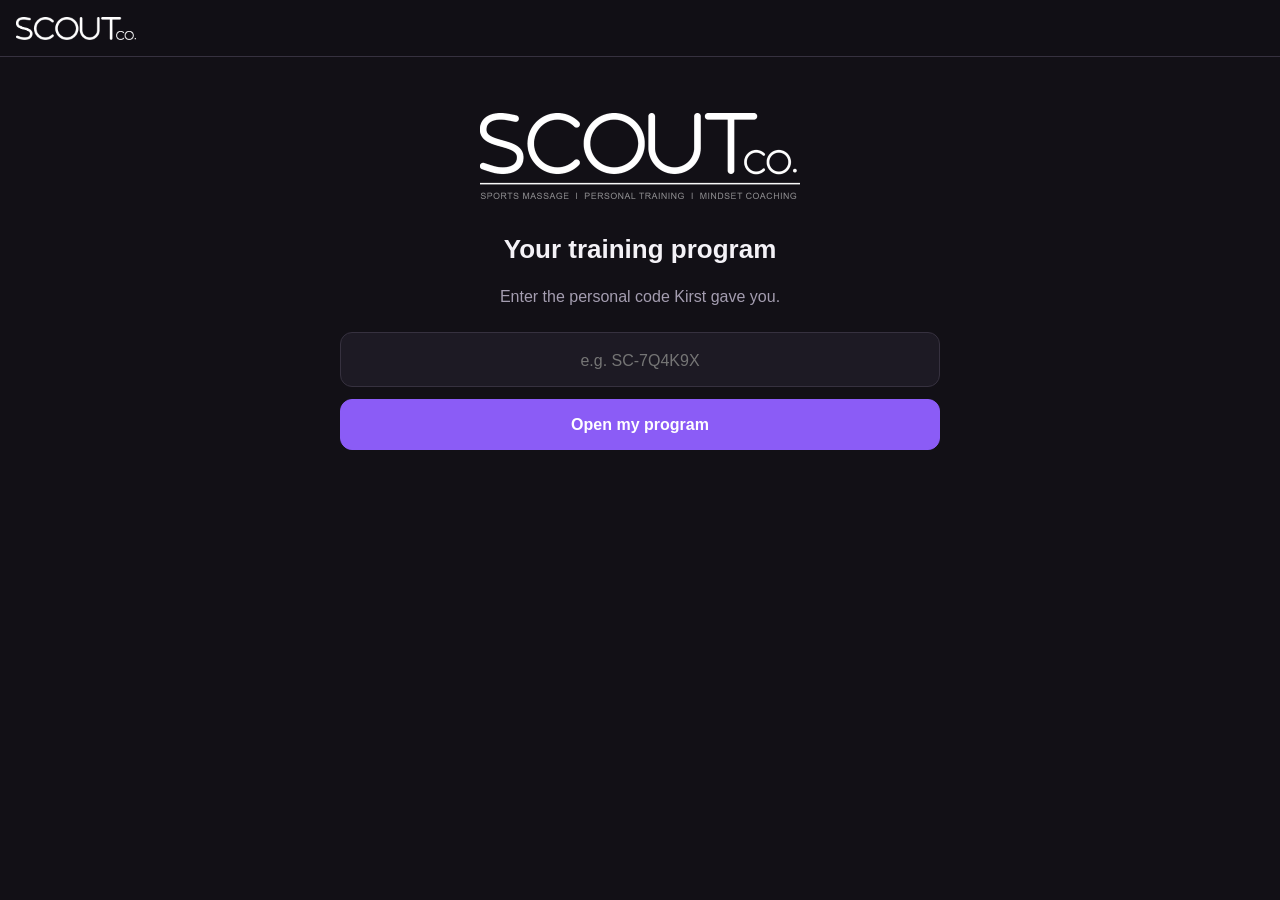
<file: index.html>
<!doctype html>
<html lang="en-AU">
<head>
  <meta charset="utf-8">
  <meta name="viewport" content="width=device-width, initial-scale=1, viewport-fit=cover">
  <title>ScoutCo Training</title>
  <meta name="description" content="Your ScoutCo strength & conditioning program.">
  <meta name="theme-color" content="#121016">
  <link rel="manifest" href="manifest.webmanifest">
  <link rel="icon" href="icons/favicon.png" type="image/png">
  <link rel="apple-touch-icon" href="icons/apple-touch-icon.png">
  <meta name="apple-mobile-web-app-capable" content="yes">
  <meta name="mobile-web-app-capable" content="yes">
  <meta name="apple-mobile-web-app-status-bar-style" content="black-translucent">
  <meta name="apple-mobile-web-app-title" content="ScoutCo">
  <link rel="stylesheet" href="styles.css">
</head>
<body>
  <header class="topbar">
    <div class="brand">
      <img src="icons/logo-wordmark-white.png" alt="ScoutCo" class="brand-logo" width="120" height="23">
    </div>
    <button class="icon-btn hidden" id="menuBtn" aria-label="Menu" aria-expanded="false">
      <svg width="22" height="22" viewBox="0 0 24 24" fill="none" stroke="currentColor" stroke-width="2" stroke-linecap="round"><circle cx="12" cy="5" r="1"/><circle cx="12" cy="12" r="1"/><circle cx="12" cy="19" r="1"/></svg>
    </button>
    <div class="menu hidden" id="menu">
      <button id="refreshBtn">Refresh program</button>
      <button id="installMenuBtn">Add to home screen</button>
      <button id="signOutBtn">Sign out</button>
    </div>
  </header>

  <main id="app">
    <!-- Sign-in screen -->
    <section id="loginView" class="view hidden">
      <div class="login-card">
        <img src="icons/logo-full-white.png" alt="ScoutCo · Sports massage, personal training, mindset coaching" class="login-logo" width="320" height="86">
        <h1>Your training program</h1>
        <p class="muted">Enter the personal code Kirst gave you.</p>
        <form id="loginForm" autocomplete="off">
          <label for="codeInput" class="sr-only">Your code</label>
          <input id="codeInput" name="code" inputmode="text" autocapitalize="characters" spellcheck="false" placeholder="e.g. SC-7Q4K9X" required>
          <button type="submit" class="btn primary" id="loginBtn">Open my program</button>
        </form>
        <p class="error hidden" id="loginError" role="alert"></p>
      </div>
    </section>

    <!-- Program screen -->
    <section id="programView" class="view hidden">
      <div class="hello">
        <div class="hello-photo hidden" id="helloPhoto"></div>
        <div>
          <h1 id="helloName"></h1>
          <p class="muted small" id="updatedAt"></p>
        </div>
        <button class="coach-chip hidden" id="coachChip" data-coach-open aria-label="About your coach"></button>
      </div>
      <div class="notice hidden" id="offlineNotice">You're offline, so this is your last saved copy.</div>
      <nav class="view-tabs hidden" id="viewTabs" aria-label="Sections"></nav>
      <div id="programPane">
        <div class="coach-note reply-note hidden" id="replyNote"></div>
        <div class="book-call hidden" id="bookCall"></div>
        <div class="book-call hidden" id="renewNote"></div>
        <div class="book-call hidden" id="agreeNudge"></div>
        <div class="book-call hidden" id="nutriNudge"></div>
        <div class="book-call hidden" id="profileNudge"></div>
        <div class="sessions hidden" id="sessionsCard"></div>
        <div class="coach-note hidden" id="coachNote"></div>
        <div id="classPane" class="hidden"></div>
        <nav class="weeks" id="blockTabs" aria-label="Blocks"></nav>
        <nav class="weeks" id="weekTabs" aria-label="Weeks"></nav>
        <div id="days"></div>
        <p class="empty hidden" id="emptyState">Kirst hasn't added a program yet. Check back soon.</p>
      </div>
      <div id="checkinPane" class="hidden"></div>
      <div id="progressPane" class="hidden"></div>
      <div id="todoPane" class="hidden"></div>
      <div id="pdPane" class="hidden"></div>
      <div id="profilePane" class="hidden"></div>
      <div id="clientsPane" class="hidden"></div>
      <div id="videosPane" class="hidden"></div>
      <div id="communityPane" class="hidden"></div>
      <div id="agreementPane" class="hidden"></div>
      <div id="nutritionPane" class="hidden"></div>
      <div id="sitePane" class="hidden"></div>
    </section>

    <section id="loadingView" class="view">
      <div class="spinner" aria-label="Loading"></div>
    </section>
  </main>

  <div class="install-banner hidden" id="installBanner" role="dialog" aria-live="polite">
    <div id="installText"></div>
    <div class="install-actions">
      <button class="btn small ghost" id="installDismiss">Not now</button>
      <button class="btn small primary hidden" id="installAccept">Install</button>
    </div>
  </div>

  <script src="config.js"></script>
  <script src="app.js"></script>
</body>
</html>
</file>
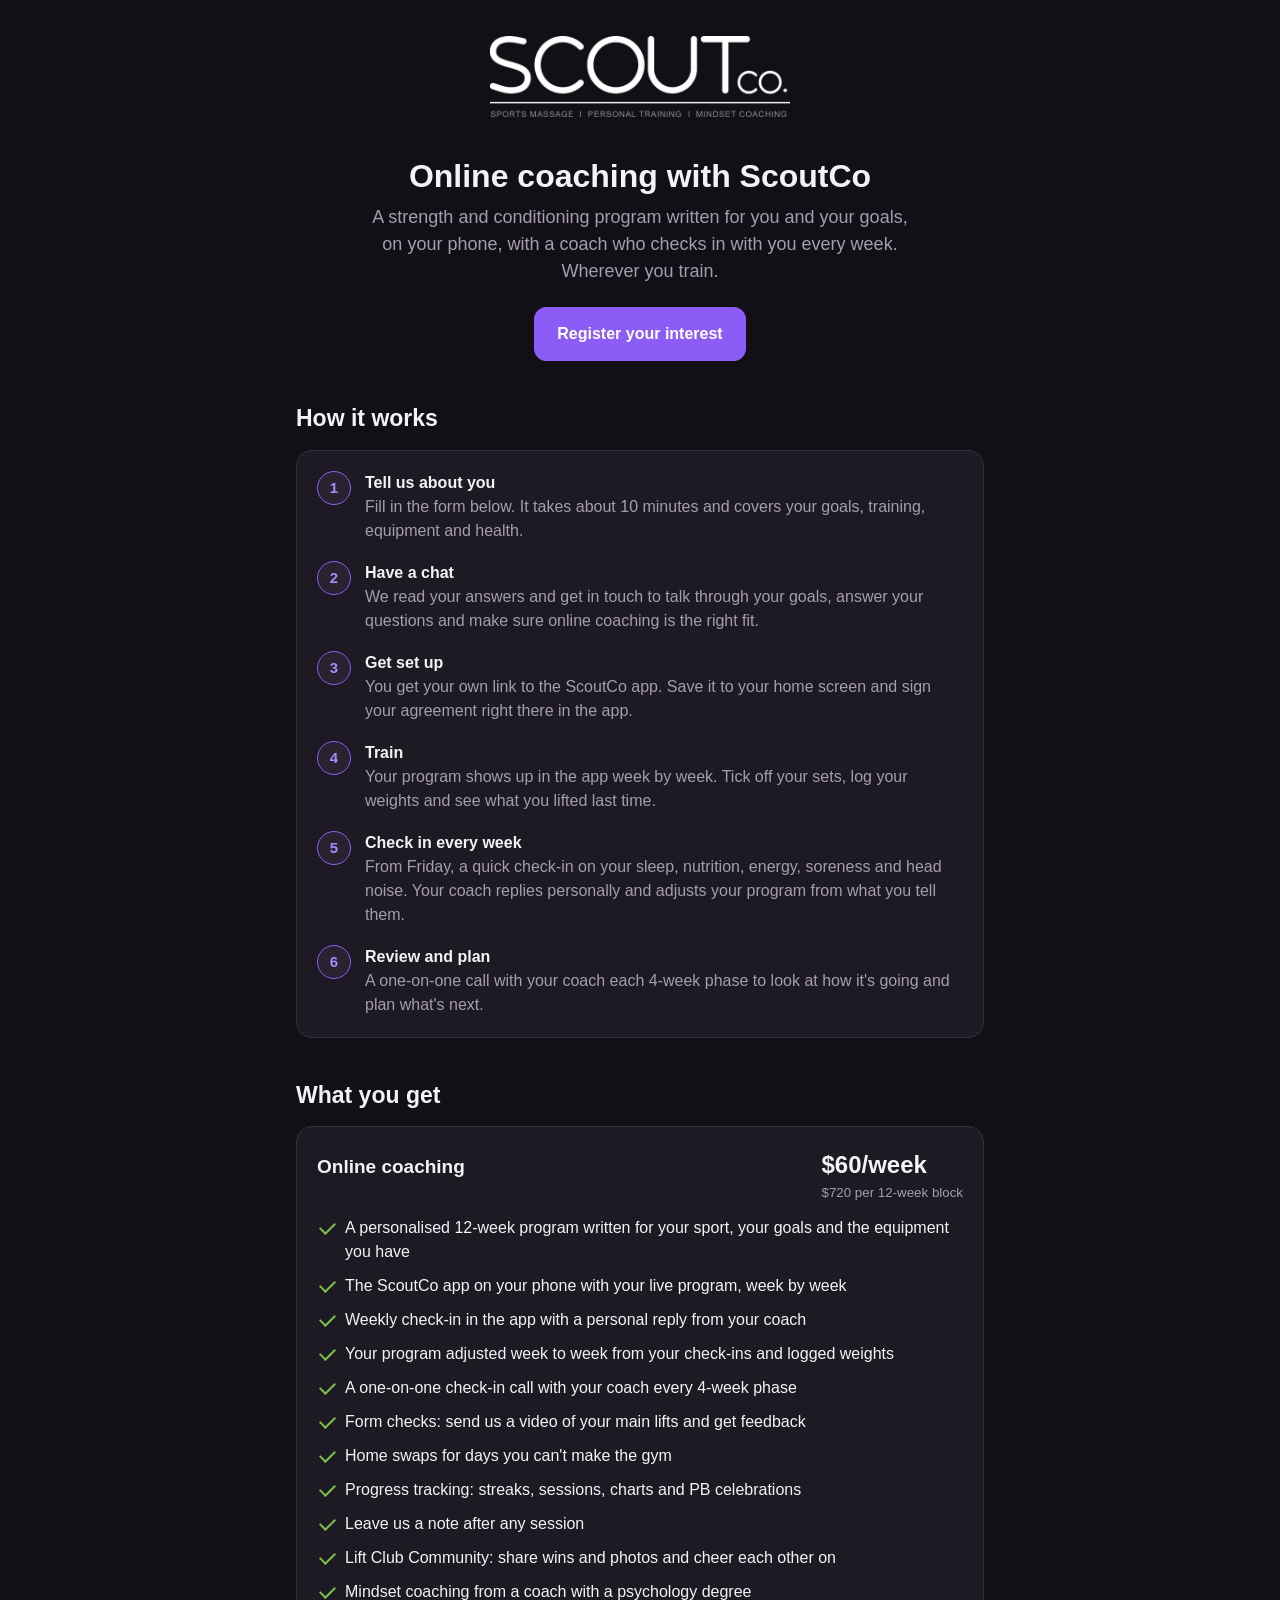
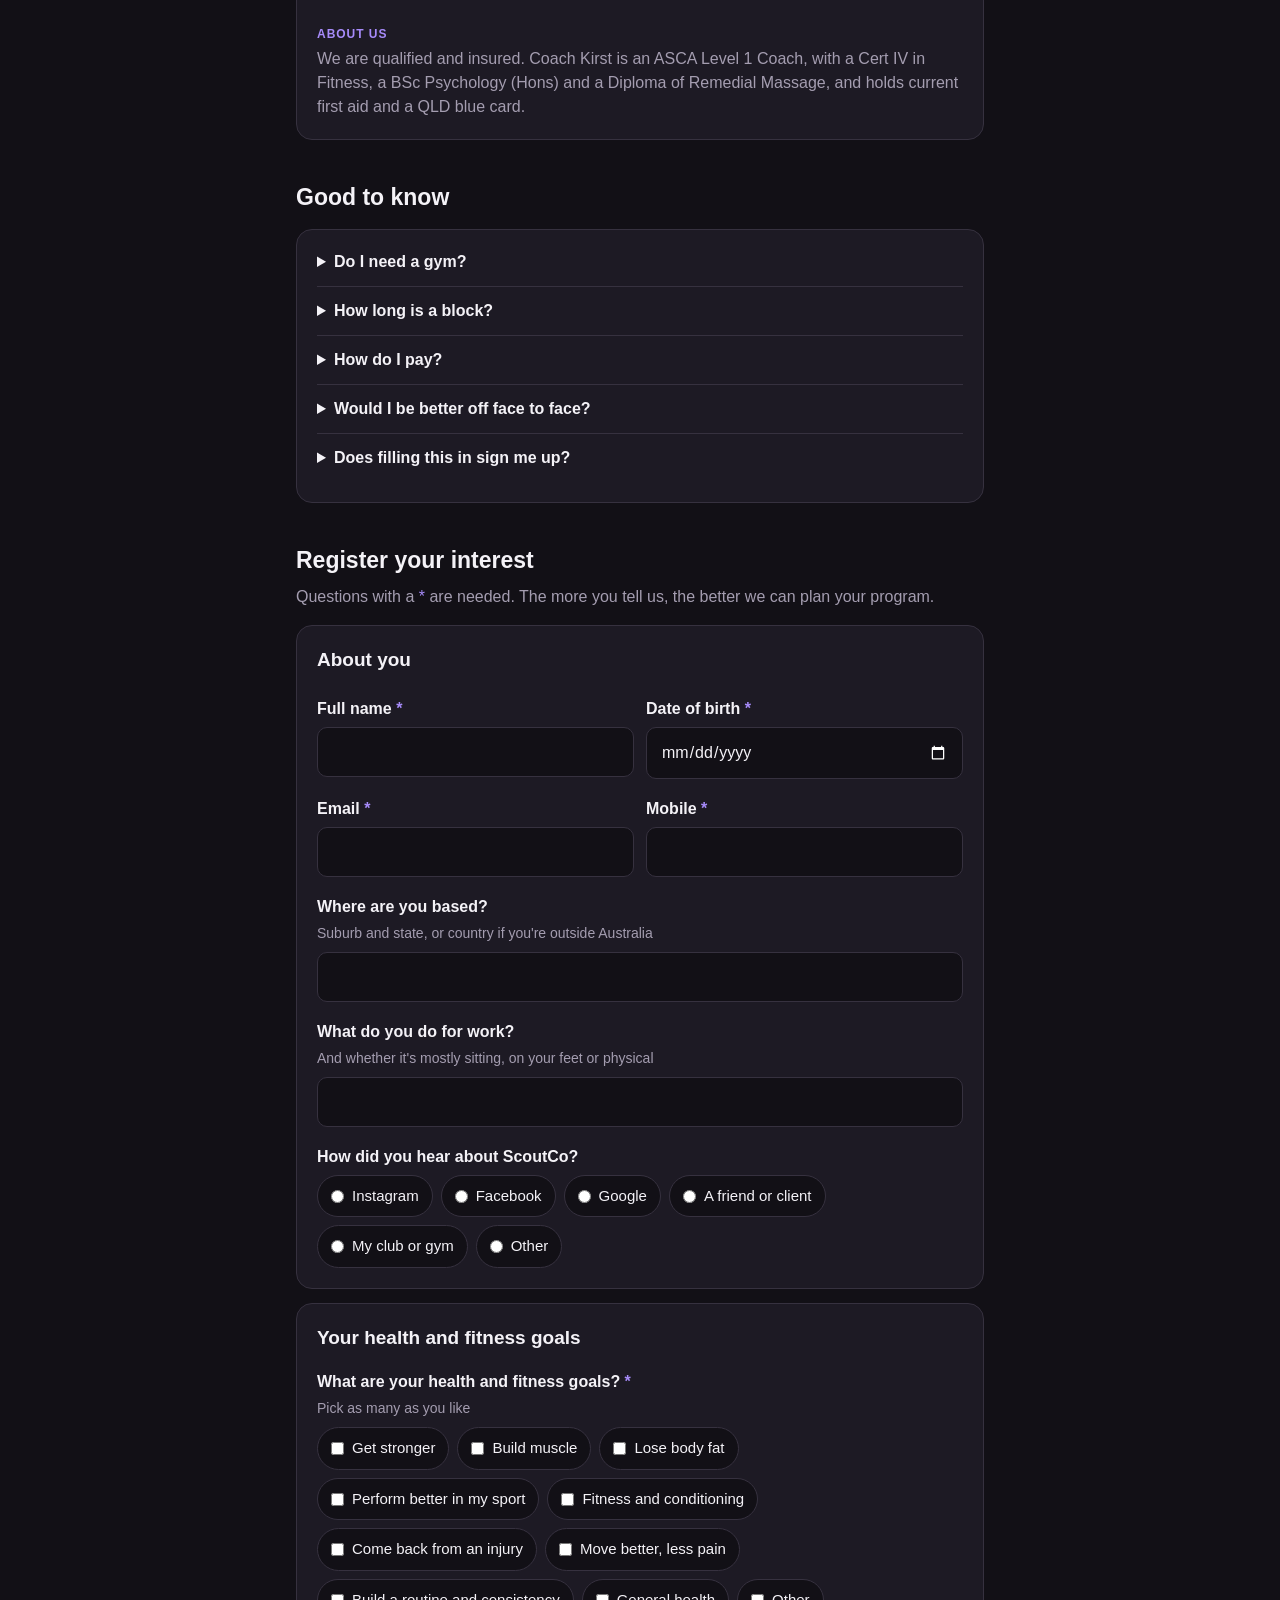
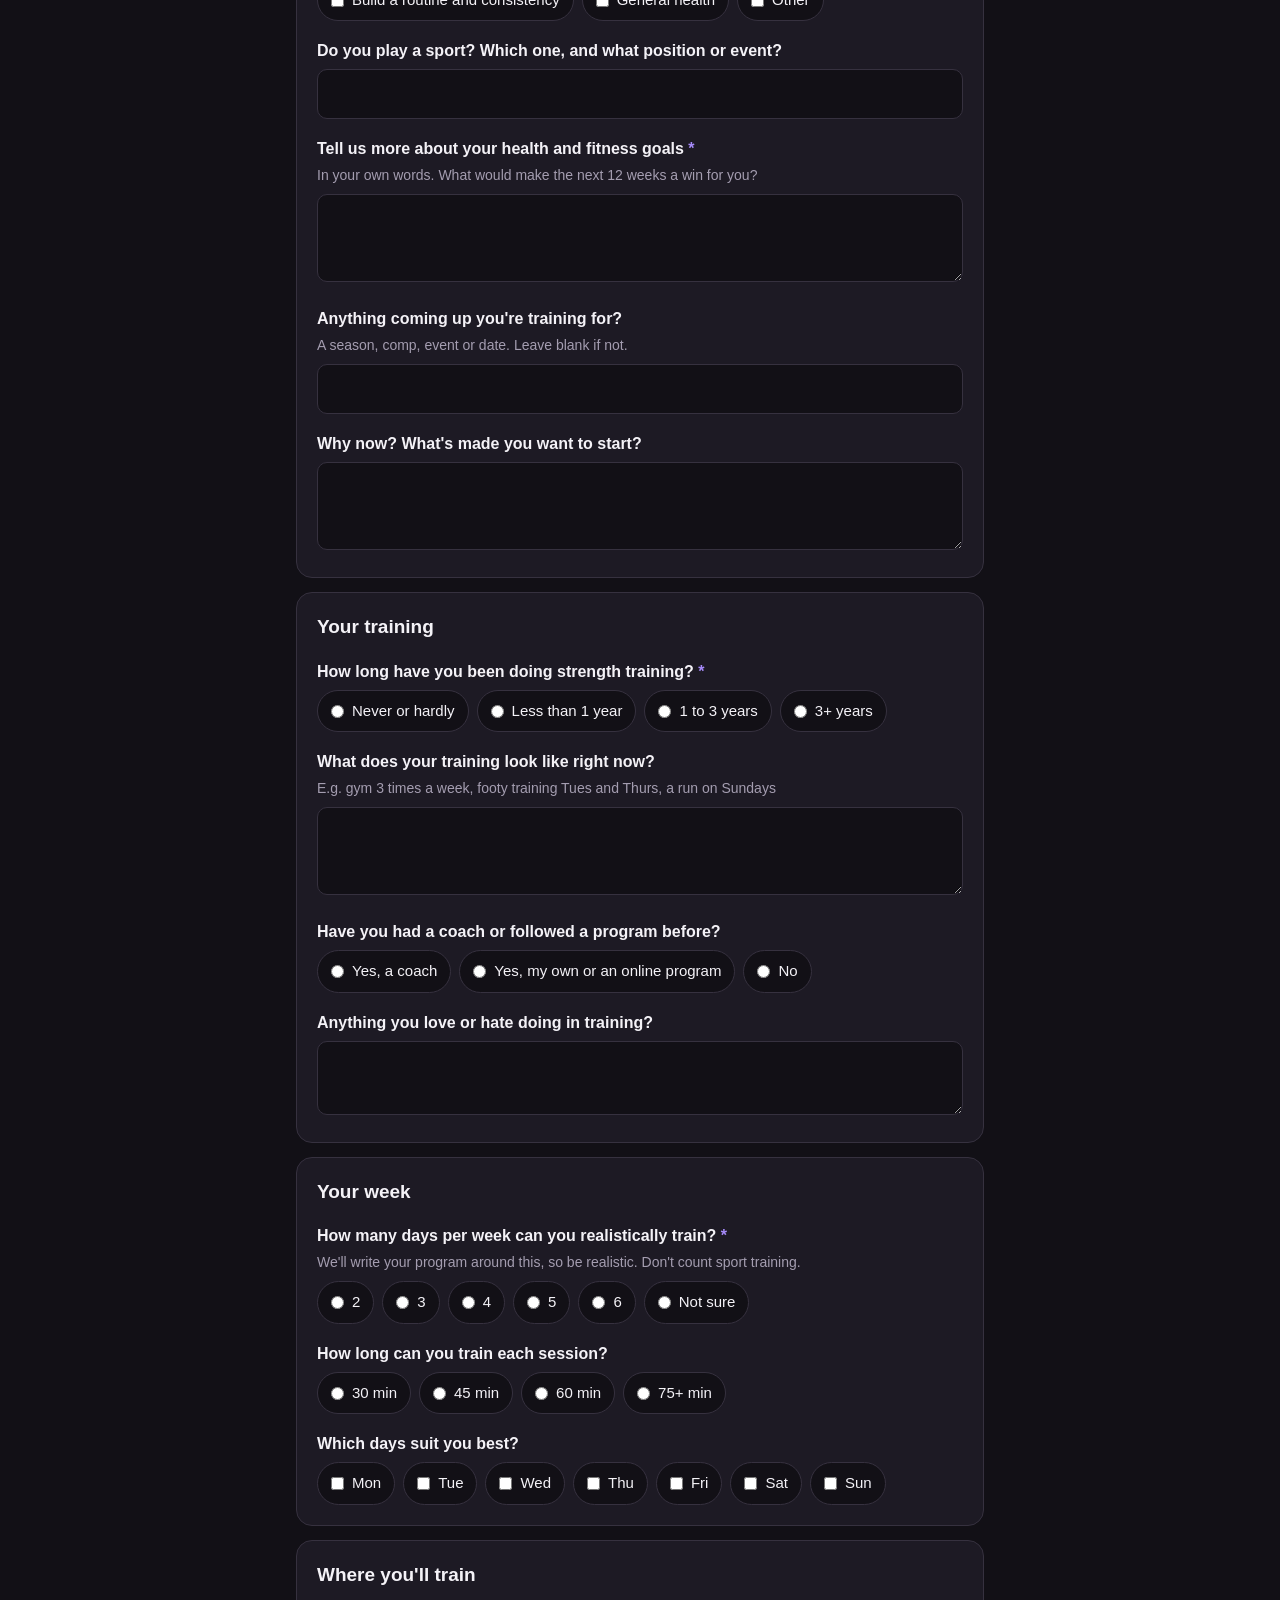
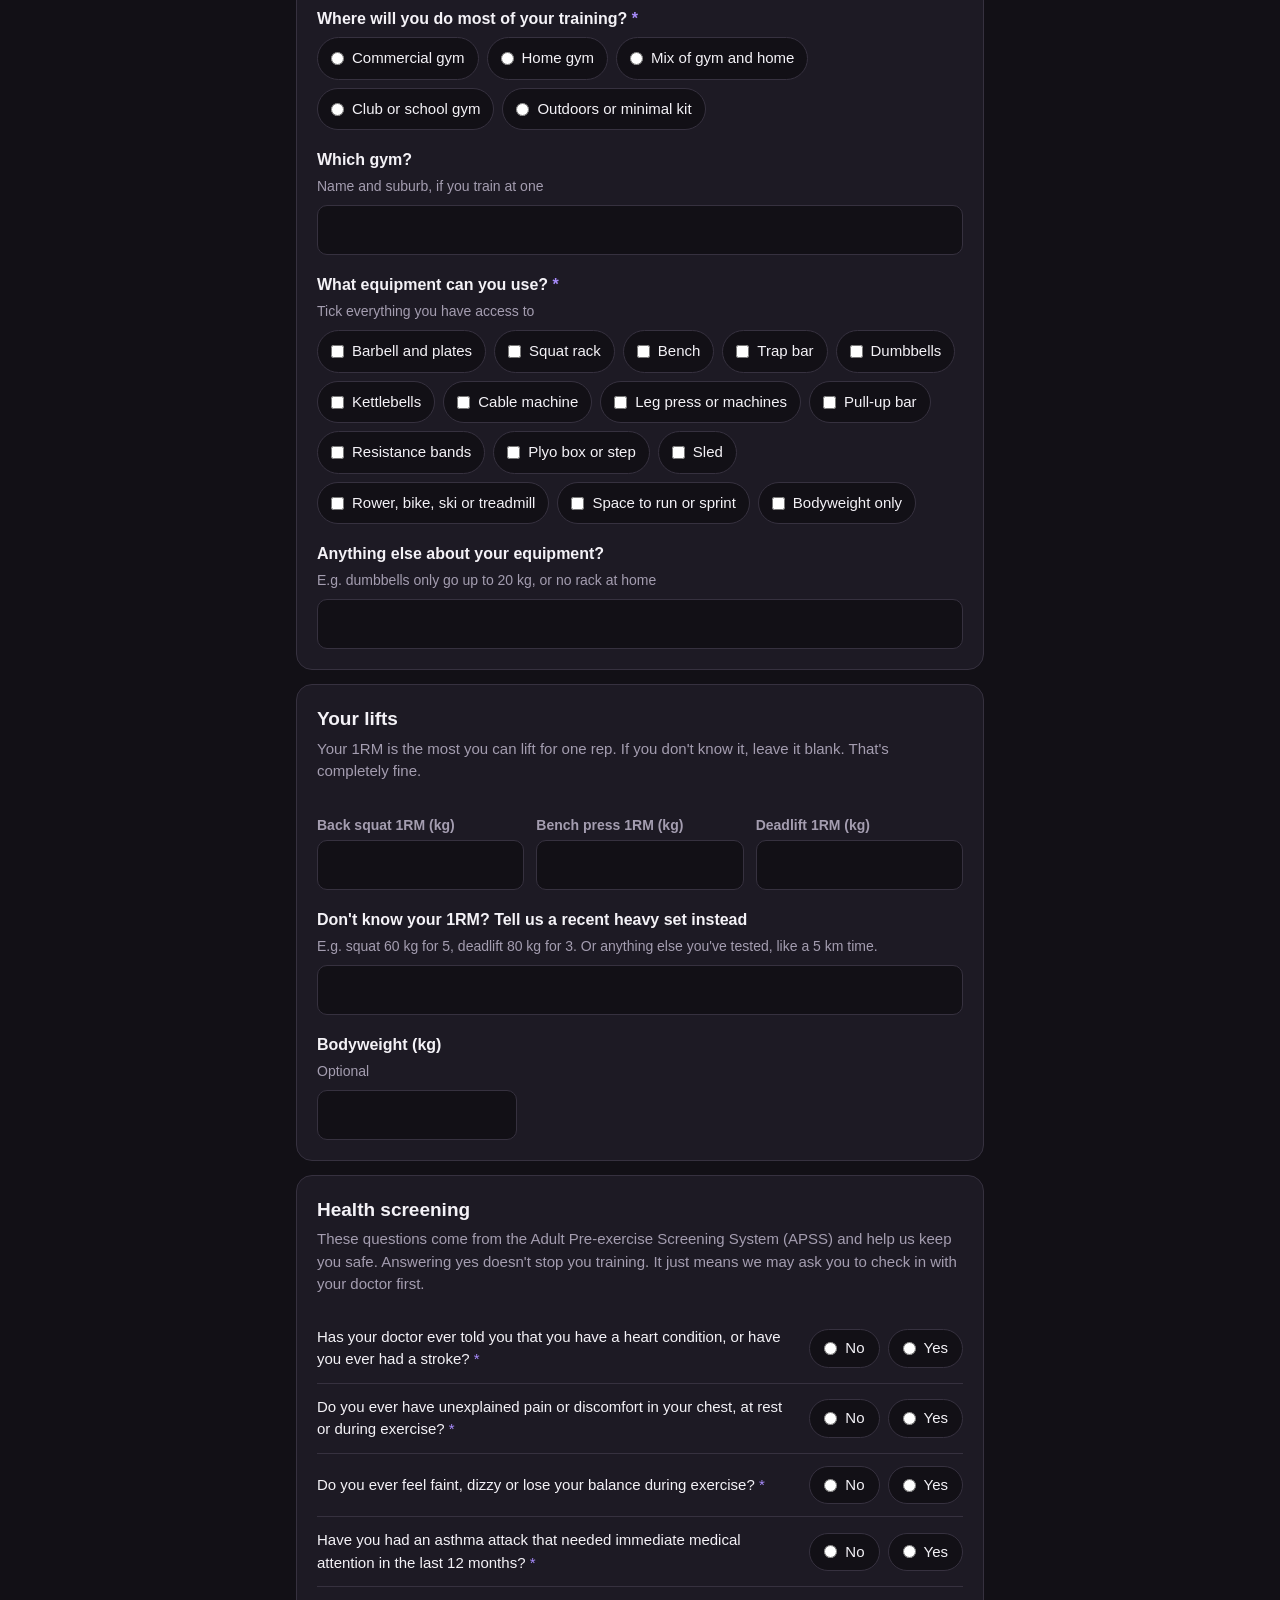
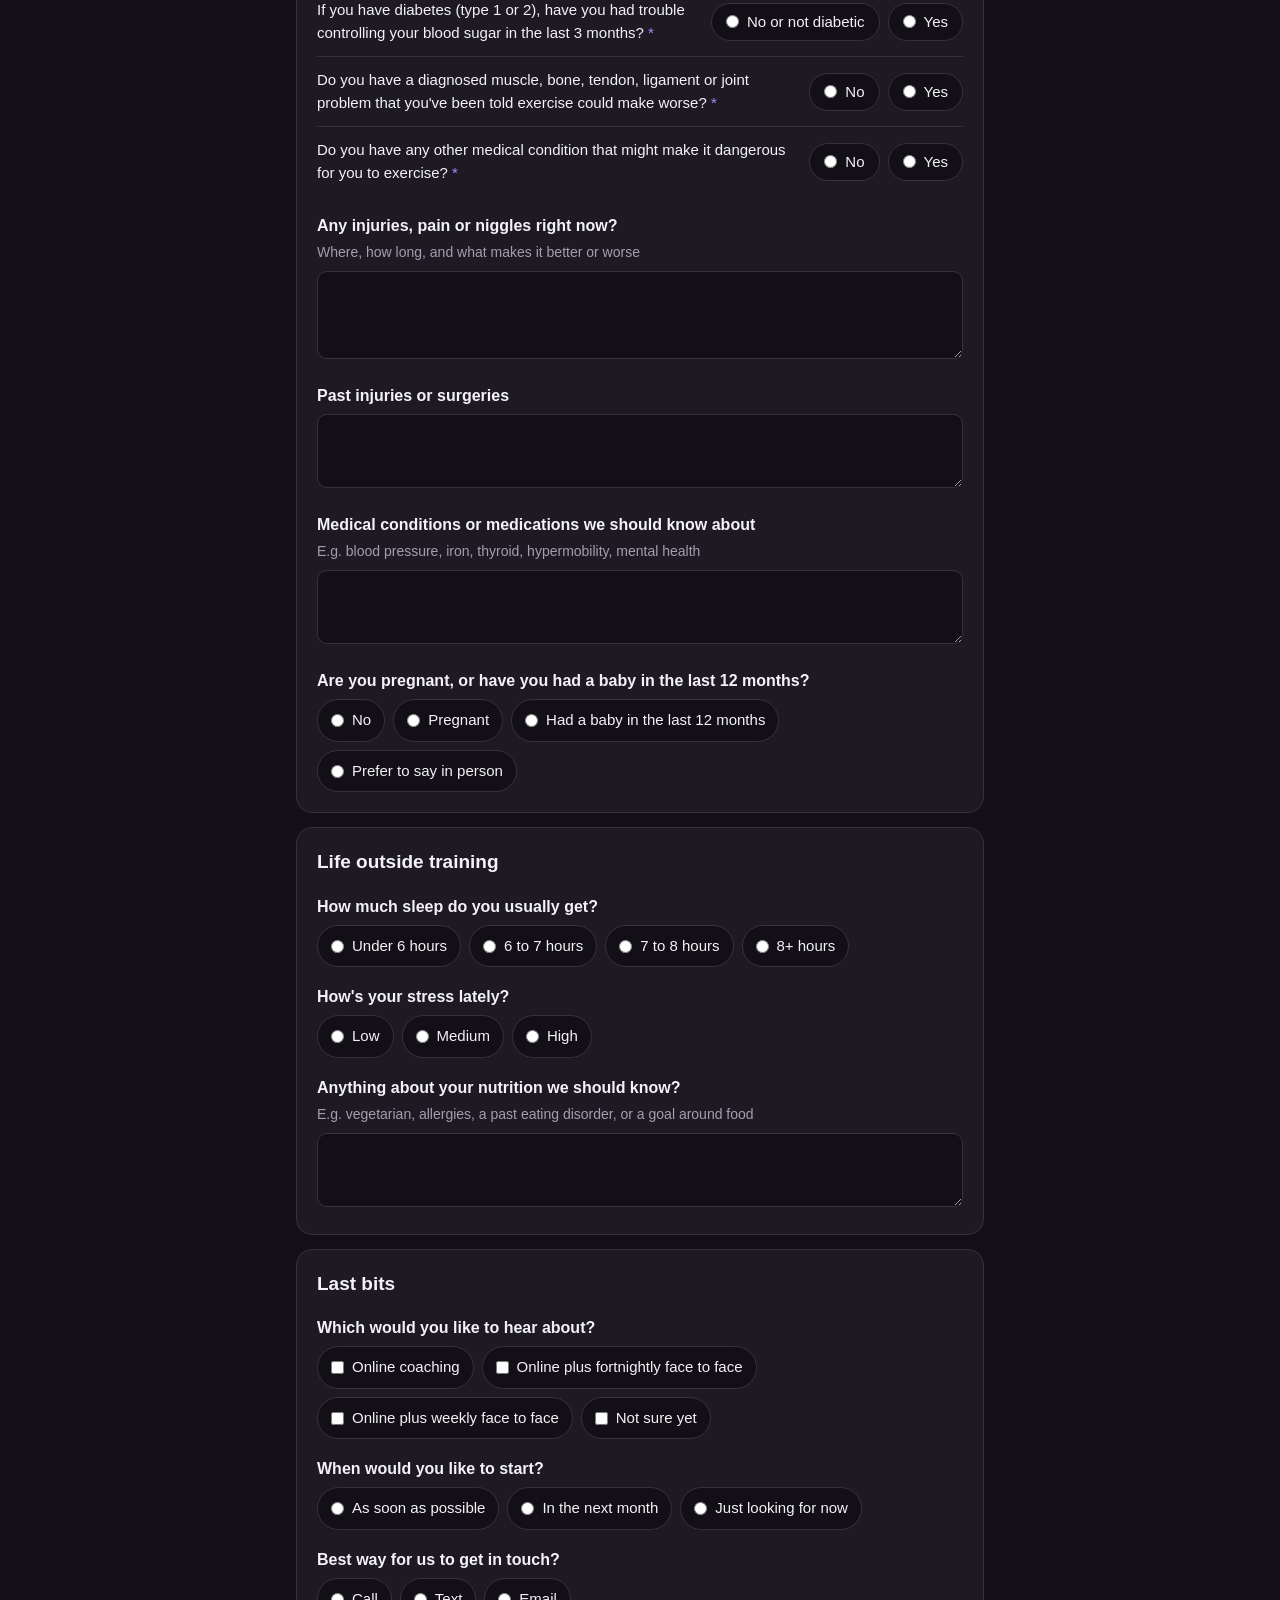
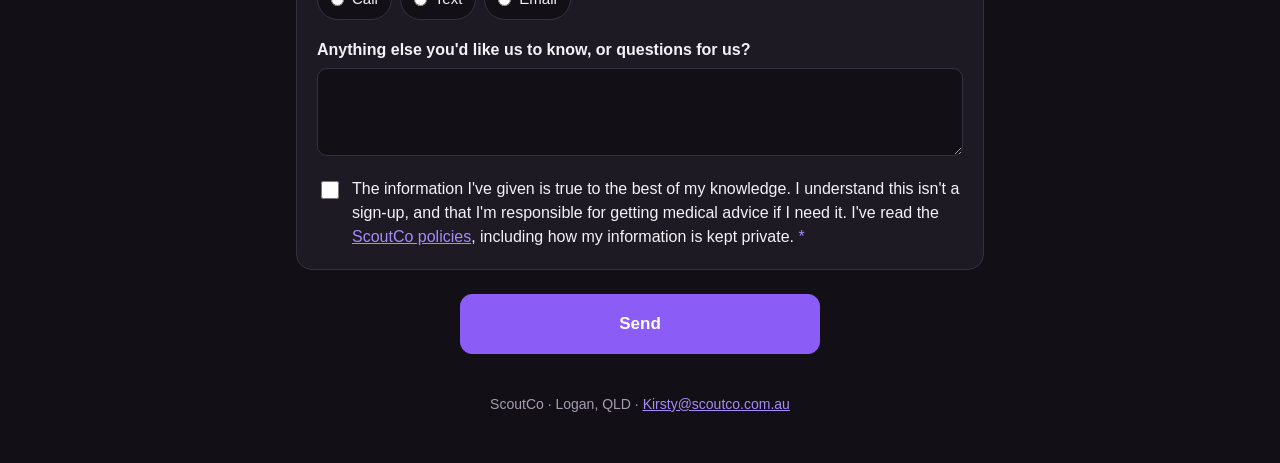
<file: eoi.html>
<!doctype html>
<html lang="en-AU">
<head>
  <meta charset="utf-8">
  <meta name="viewport" content="width=device-width, initial-scale=1, viewport-fit=cover">
  <title>Online coaching · ScoutCo</title>
  <meta name="description" content="Online strength and conditioning coaching with ScoutCo. Find out how it works and register your interest.">
  <meta name="theme-color" content="#121016">
  <link rel="icon" href="icons/favicon.png" type="image/png">
  <style>
    :root {
      --bg: #121016; --surface: #1d1a24; --surface-2: #272330; --border: #36313f;
      --text: #f4f2f7; --muted: #a49db0; --accent: #8b5cf6; --accent-strong: #a78bfa;
      --green: #7cc04a; --danger: #f87171; --radius: 16px;
    }
    * { box-sizing: border-box; }
    html, body { margin: 0; padding: 0; }
    body {
      background: var(--bg); color: var(--text);
      font: 16px/1.5 -apple-system, BlinkMacSystemFont, "Segoe UI", Roboto, "Helvetica Neue", Arial, sans-serif;
      -webkit-font-smoothing: antialiased;
    }
    a { color: var(--accent-strong); }
    .hidden { display: none !important; }
    .wrap { max-width: 720px; margin: 0 auto; padding: 0 16px 48px; }
    header.top { text-align: center; padding: 36px 0 8px; }
    header.top img { width: min(300px, 80%); height: auto; }
    h1 { font-size: 32px; line-height: 1.15; margin: 26px 0 10px; text-align: center; }
    .lead { text-align: center; color: var(--muted); font-size: 18px; margin: 0 auto 22px; max-width: 560px; }
    .cta { text-align: center; margin: 0 0 34px; }
    .btn {
      display: inline-flex; align-items: center; justify-content: center; gap: 8px;
      border-radius: 12px; border: 1px solid var(--accent); background: var(--accent); color: #fff;
      padding: 14px 22px; font: inherit; font-weight: 700; text-decoration: none; cursor: pointer;
    }
    .btn:disabled { opacity: .6; cursor: default; }
    .btn.ghost { background: transparent; color: var(--text); border-color: var(--border); }
    h2 { font-size: 23px; margin: 40px 0 14px; }
    .card { background: var(--surface); border: 1px solid var(--border); border-radius: var(--radius); padding: 20px; margin: 14px 0; }
    .steps { list-style: none; margin: 0; padding: 0; counter-reset: s; }
    .steps li { position: relative; padding: 0 0 18px 48px; counter-increment: s; }
    .steps li:last-child { padding-bottom: 0; }
    .steps li:before {
      content: counter(s); position: absolute; left: 0; top: 0; width: 32px; height: 32px; border-radius: 50%;
      background: var(--surface-2); border: 1px solid var(--accent); color: var(--accent-strong);
      display: flex; align-items: center; justify-content: center; font-weight: 800; font-size: 15px;
    }
    .steps b { display: block; }
    .steps span, .muted { color: var(--muted); }
    .ticks { list-style: none; margin: 0; padding: 0; }
    .ticks li { position: relative; padding: 5px 0 5px 28px; }
    .ticks li:before {
      content: ""; position: absolute; left: 3px; top: 11px; width: 13px; height: 7px;
      border-left: 2.5px solid var(--green); border-bottom: 2.5px solid var(--green); transform: rotate(-45deg);
    }
    .price { display: flex; justify-content: space-between; align-items: baseline; gap: 12px; flex-wrap: wrap; margin-bottom: 8px; }
    .price h3 { margin: 0; font-size: 19px; }
    .price b { font-size: 24px; }
    .price small { color: var(--muted); display: block; text-align: right; }
    .eyebrow { font-size: 12px; font-weight: 800; letter-spacing: .08em; text-transform: uppercase; color: var(--accent-strong); margin: 16px 0 4px; }
    details { border-top: 1px solid var(--border); padding: 12px 0; }
    details:first-of-type { border-top: 0; padding-top: 0; }
    summary { font-weight: 700; cursor: pointer; }
    details p { margin: 8px 0 0; color: var(--muted); }

    /* Form */
    form h3 { margin: 0 0 4px; font-size: 19px; }
    form .card > p.muted { margin: 0 0 14px; font-size: 15px; }
    .q { margin: 18px 0 0; border: 0; padding: 0; min-width: 0; }
    .q > label, .q > legend { display: block; font-weight: 600; margin-bottom: 6px; padding: 0; }
    .q .hint { display: block; color: var(--muted); font-size: 14px; font-weight: 400; margin: -2px 0 8px; }
    .req:after { content: " *"; color: var(--accent-strong); }
    input[type=text], input[type=email], input[type=tel], input[type=date], input[type=number], select, textarea {
      width: 100%; padding: 12px 14px; border-radius: 10px; border: 1px solid var(--border);
      background: var(--bg); color: var(--text); font: inherit;
    }
    input[type=date] { color-scheme: dark; min-height: 48px; }
    textarea { min-height: 88px; resize: vertical; }
    input:focus, select:focus, textarea:focus { outline: 2px solid var(--accent); outline-offset: 1px; }
    .row { display: grid; grid-template-columns: 1fr 1fr; gap: 12px; }
    .row3 { display: grid; grid-template-columns: repeat(3, 1fr); gap: 12px; }
    .row3 label { font-size: 14px; color: var(--muted); display: block; margin-bottom: 4px; }
    .opts { display: flex; flex-wrap: wrap; gap: 8px; }
    .opts label {
      display: inline-flex; align-items: center; gap: 8px; padding: 9px 13px; border-radius: 999px;
      border: 1px solid var(--border); background: var(--bg); cursor: pointer; font-size: 15px; user-select: none;
    }
    .opts input { accent-color: var(--accent); margin: 0; }
    .opts label:has(input:checked) { border-color: var(--accent); background: rgba(139, 92, 246, .16); }
    .yn { display: grid; grid-template-columns: 1fr auto; gap: 10px 14px; align-items: center; padding: 12px 0; border-top: 1px solid var(--border); }
    .yn:first-of-type { border-top: 0; }
    .yn .opts label { padding: 7px 14px; }
    .yn > span { font-size: 15px; }
    .check { display: flex; gap: 10px; align-items: flex-start; margin: 14px 0 0; cursor: pointer; }
    .check input { margin-top: 4px; accent-color: var(--accent); width: 18px; height: 18px; flex: none; }
    .note { background: #2a2140; border-left: 3px solid var(--accent); border-radius: 10px; padding: 10px 12px; margin: 12px 0 0; font-size: 15px; }
    .err-msg { color: var(--danger); font-size: 14px; margin-top: 6px; }
    .bad input, .bad select, .bad textarea { border-color: var(--danger); }
    .bad .opts label { border-color: var(--danger); }
    .trap { position: absolute; left: -9999px; width: 1px; height: 1px; overflow: hidden; }
    .submit { text-align: center; margin: 24px 0 0; }
    .submit .btn { width: 100%; max-width: 360px; font-size: 17px; padding: 16px; }
    #formError { text-align: center; }
    .thanks { text-align: center; padding: 30px 0 10px; }
    .thanks .big { font-size: 56px; line-height: 1; }
    footer { text-align: center; color: var(--muted); font-size: 14px; margin-top: 40px; }
    @media (max-width: 560px) {
      h1 { font-size: 27px; }
      .lead { font-size: 16px; }
      .row, .row3 { grid-template-columns: 1fr; }
      .card { padding: 16px; }
      .yn { grid-template-columns: 1fr; gap: 8px; }
    }
  </style>
</head>
<body>
<div class="wrap">
  <header class="top">
    <a href="https://www.scoutco.com.au/"><img src="icons/logo-full-white.png" alt="ScoutCo · Sports massage, personal training, mindset coaching" width="320" height="86"></a>
  </header>

  <div id="info">
    <h1>Online coaching with ScoutCo</h1>
    <p class="lead">A strength and conditioning program written for you and your goals, on your phone, with a coach who checks in with you every week. Wherever you train.</p>
    <p class="cta"><a class="btn" href="#apply">Register your interest</a></p>

    <h2>How it works</h2>
    <div class="card">
      <ol class="steps">
        <li><b>Tell us about you</b><span>Fill in the form below. It takes about 10 minutes and covers your goals, training, equipment and health.</span></li>
        <li><b>Have a chat</b><span>We read your answers and get in touch to talk through your goals, answer your questions and make sure online coaching is the right fit.</span></li>
        <li><b>Get set up</b><span>You get your own link to the ScoutCo app. Save it to your home screen and sign your agreement right there in the app.</span></li>
        <li><b>Train</b><span>Your program shows up in the app week by week. Tick off your sets, log your weights and see what you lifted last time.</span></li>
        <li><b>Check in every week</b><span>From Friday, a quick check-in on your sleep, nutrition, energy, soreness and head noise. Your coach replies personally and adjusts your program from what you tell them.</span></li>
        <li><b>Review and plan</b><span>A one-on-one call with your coach each 4-week phase to look at how it's going and plan what's next.</span></li>
      </ol>
    </div>

    <h2>What you get</h2>
    <div class="card">
      <div class="price">
        <h3>Online coaching</h3>
        <div><b>$60/week</b><small>$720 per 12-week block</small></div>
      </div>
      <ul class="ticks">
        <li>A personalised 12-week program written for your sport, your goals and the equipment you have</li>
        <li>The ScoutCo app on your phone with your live program, week by week</li>
        <li>Weekly check-in in the app with a personal reply from your coach</li>
        <li>Your program adjusted week to week from your check-ins and logged weights</li>
        <li>A one-on-one check-in call with your coach every 4-week phase</li>
        <li>Form checks: send us a video of your main lifts and get feedback</li>
        <li>Home swaps for days you can't make the gym</li>
        <li>Progress tracking: streaks, sessions, charts and PB celebrations</li>
        <li>Leave us a note after any session</li>
        <li>Lift Club Community: share wins and photos and cheer each other on</li>
        <li>Mindset coaching from a coach with a psychology degree</li>
      </ul>
      <p class="eyebrow">About us</p>
      <p class="muted" style="margin:0">We are qualified and insured. Coach Kirst is an ASCA Level 1 Coach, with a Cert IV in Fitness, a BSc Psychology (Hons) and a Diploma of Remedial Massage, and holds current first aid and a QLD blue card.</p>
    </div>

    <h2>Good to know</h2>
    <div class="card">
      <details>
        <summary>Do I need a gym?</summary>
        <p>No. We write your program around what you have, whether that's a full gym, a home setup or a few dumbbells. Tell us what you've got in the form.</p>
      </details>
      <details>
        <summary>How long is a block?</summary>
        <p>Training runs in 12-week blocks and renews automatically. Give 2 weeks' notice if you're not renewing.</p>
      </details>
      <details>
        <summary>How do I pay?</summary>
        <p>Pay upfront, or weekly or fortnightly in instalments.</p>
      </details>
      <details>
        <summary>Would I be better off face to face?</summary>
        <p>You can also add a one-on-one session with us in our Logan studio every week or fortnight. See <a href="face-to-face.html">face-to-face coaching</a>, or mention it in the form and we'll talk you through the options.</p>
      </details>
      <details>
        <summary>Does filling this in sign me up?</summary>
        <p>No. This is just to register your interest. Nothing is booked or paid until you've had a chat with us and decided to go ahead.</p>
      </details>
    </div>
  </div>

  <form id="eoi" novalidate>
    <h2 id="apply">Register your interest</h2>
    <p class="muted" style="margin-top:-6px">Questions with a <span style="color:var(--accent-strong)">*</span> are needed. The more you tell us, the better we can plan your program.</p>

    <!-- 1. About you -->
    <div class="card" data-section="About you">
      <h3>About you</h3>
      <div class="row">
        <div class="q"><label class="req" for="f-name">Full name</label><input type="text" id="f-name" data-label="Name" autocomplete="name" required></div>
        <div class="q"><label class="req" for="f-dob">Date of birth</label><input type="date" id="f-dob" data-label="Date of birth" required></div>
      </div>
      <div class="row">
        <div class="q"><label class="req" for="f-email">Email</label><input type="email" id="f-email" data-label="Email" autocomplete="email" required></div>
        <div class="q"><label class="req" for="f-phone">Mobile</label><input type="tel" id="f-phone" data-label="Mobile" autocomplete="tel" required></div>
      </div>
      <div class="q"><label for="f-where">Where are you based?</label><span class="hint">Suburb and state, or country if you're outside Australia</span><input type="text" id="f-where" data-label="Location"></div>
      <div class="q"><label for="f-job">What do you do for work?</label><span class="hint">And whether it's mostly sitting, on your feet or physical</span><input type="text" id="f-job" data-label="Work"></div>

      <div id="under18" class="hidden">
        <p class="note">As you're under 18, a parent or guardian will need to be part of the chat with us and sign a consent form before you start.</p>
        <div class="row">
          <div class="q"><label class="req" for="f-pname">Parent or guardian's name</label><input type="text" id="f-pname" data-label="Parent or guardian name"></div>
          <div class="q"><label class="req" for="f-pcontact">Their email or mobile</label><input type="text" id="f-pcontact" data-label="Parent or guardian contact"></div>
        </div>
      </div>

      <fieldset class="q"><legend>How did you hear about ScoutCo?</legend>
        <div class="opts" data-label="Heard about ScoutCo from">
          <label><input type="radio" name="heard" value="Instagram"> Instagram</label>
          <label><input type="radio" name="heard" value="Facebook"> Facebook</label>
          <label><input type="radio" name="heard" value="Google"> Google</label>
          <label><input type="radio" name="heard" value="A friend or client"> A friend or client</label>
          <label><input type="radio" name="heard" value="My club or gym"> My club or gym</label>
          <label><input type="radio" name="heard" value="Other"> Other</label>
        </div>
      </fieldset>
    </div>

    <!-- 2. Goals -->
    <div class="card" data-section="Goals">
      <h3>Your health and fitness goals</h3>
      <fieldset class="q"><legend class="req">What are your health and fitness goals?</legend><span class="hint">Pick as many as you like</span>
        <div class="opts" data-label="Health and fitness goals" data-required="1">
          <label><input type="checkbox" value="Get stronger"> Get stronger</label>
          <label><input type="checkbox" value="Build muscle"> Build muscle</label>
          <label><input type="checkbox" value="Lose body fat"> Lose body fat</label>
          <label><input type="checkbox" value="Perform better in my sport"> Perform better in my sport</label>
          <label><input type="checkbox" value="Fitness and conditioning"> Fitness and conditioning</label>
          <label><input type="checkbox" value="Come back from an injury"> Come back from an injury</label>
          <label><input type="checkbox" value="Move better, less pain"> Move better, less pain</label>
          <label><input type="checkbox" value="Build a routine and consistency"> Build a routine and consistency</label>
          <label><input type="checkbox" value="General health"> General health</label>
          <label><input type="checkbox" value="Other" id="goalOther"> Other</label>
        </div>
        <input type="text" id="f-goal-other" class="hidden" placeholder="Type your other goal" aria-label="Other goal" style="margin-top:10px">
      </fieldset>
      <div class="q"><label for="f-sport">Do you play a sport? Which one, and what position or event?</label><input type="text" id="f-sport" data-label="Sport"></div>
      <div class="q"><label class="req" for="f-goal">Tell us more about your health and fitness goals</label><span class="hint">In your own words. What would make the next 12 weeks a win for you?</span><textarea id="f-goal" data-label="Health and fitness goals (in their words)" required></textarea></div>
      <div class="q"><label for="f-event">Anything coming up you're training for?</label><span class="hint">A season, comp, event or date. Leave blank if not.</span><input type="text" id="f-event" data-label="Event or date"></div>
      <div class="q"><label for="f-why">Why now? What's made you want to start?</label><textarea id="f-why" data-label="Why now"></textarea></div>
    </div>

    <!-- 3. Training -->
    <div class="card" data-section="Training">
      <h3>Your training</h3>
      <fieldset class="q"><legend class="req">How long have you been doing strength training?</legend>
        <div class="opts" data-label="Strength training experience" data-required="1">
          <label><input type="radio" name="exp" value="Never or hardly at all"> Never or hardly</label>
          <label><input type="radio" name="exp" value="Less than 1 year"> Less than 1 year</label>
          <label><input type="radio" name="exp" value="1 to 3 years"> 1 to 3 years</label>
          <label><input type="radio" name="exp" value="3+ years"> 3+ years</label>
        </div>
      </fieldset>
      <div class="q"><label for="f-now">What does your training look like right now?</label><span class="hint">E.g. gym 3 times a week, footy training Tues and Thurs, a run on Sundays</span><textarea id="f-now" data-label="Current training"></textarea></div>
      <fieldset class="q"><legend>Have you had a coach or followed a program before?</legend>
        <div class="opts" data-label="Had a coach before">
          <label><input type="radio" name="coached" value="Yes, a coach"> Yes, a coach</label>
          <label><input type="radio" name="coached" value="Yes, my own or an online program"> Yes, my own or an online program</label>
          <label><input type="radio" name="coached" value="No"> No</label>
        </div>
      </fieldset>
      <div class="q"><label for="f-likes">Anything you love or hate doing in training?</label><textarea id="f-likes" data-label="Likes and dislikes" style="min-height:64px"></textarea></div>
    </div>

    <!-- 4. Schedule -->
    <div class="card" data-section="Schedule">
      <h3>Your week</h3>
      <fieldset class="q"><legend class="req">How many days per week can you realistically train?</legend><span class="hint">We'll write your program around this, so be realistic. Don't count sport training.</span>
        <div class="opts" data-label="Days per week" data-required="1">
          <label><input type="radio" name="days" value="2"> 2</label>
          <label><input type="radio" name="days" value="3"> 3</label>
          <label><input type="radio" name="days" value="4"> 4</label>
          <label><input type="radio" name="days" value="5"> 5</label>
          <label><input type="radio" name="days" value="6"> 6</label>
          <label><input type="radio" name="days" value="Not sure"> Not sure</label>
        </div>
      </fieldset>
      <fieldset class="q"><legend>How long can you train each session?</legend>
        <div class="opts" data-label="Session length">
          <label><input type="radio" name="len" value="30 min"> 30 min</label>
          <label><input type="radio" name="len" value="45 min"> 45 min</label>
          <label><input type="radio" name="len" value="60 min"> 60 min</label>
          <label><input type="radio" name="len" value="75+ min"> 75+ min</label>
        </div>
      </fieldset>
      <fieldset class="q"><legend>Which days suit you best?</legend>
        <div class="opts" data-label="Best days">
          <label><input type="checkbox" value="Mon"> Mon</label>
          <label><input type="checkbox" value="Tue"> Tue</label>
          <label><input type="checkbox" value="Wed"> Wed</label>
          <label><input type="checkbox" value="Thu"> Thu</label>
          <label><input type="checkbox" value="Fri"> Fri</label>
          <label><input type="checkbox" value="Sat"> Sat</label>
          <label><input type="checkbox" value="Sun"> Sun</label>
        </div>
      </fieldset>
    </div>

    <!-- 5. Equipment -->
    <div class="card" data-section="Equipment">
      <h3>Where you'll train</h3>
      <fieldset class="q"><legend class="req">Where will you do most of your training?</legend>
        <div class="opts" data-label="Training location" data-required="1">
          <label><input type="radio" name="loc" value="Commercial gym"> Commercial gym</label>
          <label><input type="radio" name="loc" value="Home gym"> Home gym</label>
          <label><input type="radio" name="loc" value="Mix of gym and home"> Mix of gym and home</label>
          <label><input type="radio" name="loc" value="Club or school gym"> Club or school gym</label>
          <label><input type="radio" name="loc" value="Outdoors or minimal equipment"> Outdoors or minimal kit</label>
        </div>
      </fieldset>
      <div class="q"><label for="f-gym">Which gym?</label><span class="hint">Name and suburb, if you train at one</span><input type="text" id="f-gym" data-label="Gym"></div>
      <fieldset class="q"><legend class="req">What equipment can you use?</legend><span class="hint">Tick everything you have access to</span>
        <div class="opts" data-label="Equipment" data-required="1">
          <label><input type="checkbox" value="Barbell and plates"> Barbell and plates</label>
          <label><input type="checkbox" value="Squat rack"> Squat rack</label>
          <label><input type="checkbox" value="Bench"> Bench</label>
          <label><input type="checkbox" value="Trap bar"> Trap bar</label>
          <label><input type="checkbox" value="Dumbbells"> Dumbbells</label>
          <label><input type="checkbox" value="Kettlebells"> Kettlebells</label>
          <label><input type="checkbox" value="Cable machine"> Cable machine</label>
          <label><input type="checkbox" value="Leg press or other machines"> Leg press or machines</label>
          <label><input type="checkbox" value="Pull-up bar"> Pull-up bar</label>
          <label><input type="checkbox" value="Resistance bands"> Resistance bands</label>
          <label><input type="checkbox" value="Plyo box or step"> Plyo box or step</label>
          <label><input type="checkbox" value="Sled"> Sled</label>
          <label><input type="checkbox" value="Rower, bike, ski erg or treadmill"> Rower, bike, ski or treadmill</label>
          <label><input type="checkbox" value="Space to run or sprint"> Space to run or sprint</label>
          <label><input type="checkbox" value="Bodyweight only"> Bodyweight only</label>
        </div>
      </fieldset>
      <div class="q"><label for="f-kit">Anything else about your equipment?</label><span class="hint">E.g. dumbbells only go up to 20 kg, or no rack at home</span><input type="text" id="f-kit" data-label="Equipment notes"></div>
    </div>

    <!-- 6. Strength -->
    <div class="card" data-section="Strength">
      <h3>Your lifts</h3>
      <p class="muted">Your 1RM is the most you can lift for one rep. If you don't know it, leave it blank. That's completely fine.</p>
      <div class="row3">
        <div class="q"><label for="f-squat">Back squat 1RM (kg)</label><input type="number" inputmode="decimal" min="0" step="0.5" id="f-squat" data-label="Back squat 1RM (kg)"></div>
        <div class="q"><label for="f-bench">Bench press 1RM (kg)</label><input type="number" inputmode="decimal" min="0" step="0.5" id="f-bench" data-label="Bench press 1RM (kg)"></div>
        <div class="q"><label for="f-dead">Deadlift 1RM (kg)</label><input type="number" inputmode="decimal" min="0" step="0.5" id="f-dead" data-label="Deadlift 1RM (kg)"></div>
      </div>
      <div class="q"><label for="f-sets">Don't know your 1RM? Tell us a recent heavy set instead</label><span class="hint">E.g. squat 60 kg for 5, deadlift 80 kg for 3. Or anything else you've tested, like a 5 km time.</span><input type="text" id="f-sets" data-label="Recent heavy sets or tests"></div>
      <div class="q"><label for="f-bw">Bodyweight (kg)</label><span class="hint">Optional</span><input type="number" inputmode="decimal" min="0" step="0.1" id="f-bw" data-label="Bodyweight (kg)" style="max-width:200px"></div>
    </div>

    <!-- 7. Health -->
    <div class="card" data-section="Health">
      <h3>Health screening</h3>
      <p class="muted">These questions come from the Adult Pre-exercise Screening System (APSS) and help us keep you safe. Answering yes doesn't stop you training. It just means we may ask you to check in with your doctor first.</p>
      <div class="q" id="apss" data-required="1">
        <div class="yn"><span class="req">Has your doctor ever told you that you have a heart condition, or have you ever had a stroke?</span><div class="opts" data-label="APSS 1. Heart condition or stroke"><label><input type="radio" name="a1" value="No"> No</label><label><input type="radio" name="a1" value="Yes"> Yes</label></div></div>
        <div class="yn"><span class="req">Do you ever have unexplained pain or discomfort in your chest, at rest or during exercise?</span><div class="opts" data-label="APSS 2. Chest pain"><label><input type="radio" name="a2" value="No"> No</label><label><input type="radio" name="a2" value="Yes"> Yes</label></div></div>
        <div class="yn"><span class="req">Do you ever feel faint, dizzy or lose your balance during exercise?</span><div class="opts" data-label="APSS 3. Faint or dizzy"><label><input type="radio" name="a3" value="No"> No</label><label><input type="radio" name="a3" value="Yes"> Yes</label></div></div>
        <div class="yn"><span class="req">Have you had an asthma attack that needed immediate medical attention in the last 12 months?</span><div class="opts" data-label="APSS 4. Asthma attack"><label><input type="radio" name="a4" value="No"> No</label><label><input type="radio" name="a4" value="Yes"> Yes</label></div></div>
        <div class="yn"><span class="req">If you have diabetes (type 1 or 2), have you had trouble controlling your blood sugar in the last 3 months?</span><div class="opts" data-label="APSS 5. Diabetes control"><label><input type="radio" name="a5" value="No"> No or not diabetic</label><label><input type="radio" name="a5" value="Yes"> Yes</label></div></div>
        <div class="yn"><span class="req">Do you have a diagnosed muscle, bone, tendon, ligament or joint problem that you've been told exercise could make worse?</span><div class="opts" data-label="APSS 6. Muscle or joint problem"><label><input type="radio" name="a6" value="No"> No</label><label><input type="radio" name="a6" value="Yes"> Yes</label></div></div>
        <div class="yn"><span class="req">Do you have any other medical condition that might make it dangerous for you to exercise?</span><div class="opts" data-label="APSS 7. Other medical condition"><label><input type="radio" name="a7" value="No"> No</label><label><input type="radio" name="a7" value="Yes"> Yes</label></div></div>
      </div>
      <div id="apssYes" class="hidden">
        <p class="note">Thanks for letting us know. We may ask you to get clearance from your GP before you start.</p>
        <div class="q"><label class="req" for="f-apss">Tell us a bit more about anything you answered yes to</label><textarea id="f-apss" data-label="APSS details"></textarea></div>
      </div>
      <div class="q"><label for="f-injury">Any injuries, pain or niggles right now?</label><span class="hint">Where, how long, and what makes it better or worse</span><textarea id="f-injury" data-label="Current injuries or pain"></textarea></div>
      <div class="q"><label for="f-past">Past injuries or surgeries</label><textarea id="f-past" data-label="Past injuries or surgeries" style="min-height:64px"></textarea></div>
      <div class="q"><label for="f-meds">Medical conditions or medications we should know about</label><span class="hint">E.g. blood pressure, iron, thyroid, hypermobility, mental health</span><textarea id="f-meds" data-label="Conditions or medications" style="min-height:64px"></textarea></div>
      <fieldset class="q"><legend>Are you pregnant, or have you had a baby in the last 12 months?</legend>
        <div class="opts" data-label="Pregnant or postpartum">
          <label><input type="radio" name="preg" value="No"> No</label>
          <label><input type="radio" name="preg" value="Pregnant"> Pregnant</label>
          <label><input type="radio" name="preg" value="Had a baby in the last 12 months"> Had a baby in the last 12 months</label>
          <label><input type="radio" name="preg" value="Prefer to say in person"> Prefer to say in person</label>
        </div>
      </fieldset>
    </div>

    <!-- 8. Lifestyle -->
    <div class="card" data-section="Lifestyle">
      <h3>Life outside training</h3>
      <fieldset class="q"><legend>How much sleep do you usually get?</legend>
        <div class="opts" data-label="Sleep">
          <label><input type="radio" name="sleep" value="Under 6 hours"> Under 6 hours</label>
          <label><input type="radio" name="sleep" value="6 to 7 hours"> 6 to 7 hours</label>
          <label><input type="radio" name="sleep" value="7 to 8 hours"> 7 to 8 hours</label>
          <label><input type="radio" name="sleep" value="8+ hours"> 8+ hours</label>
        </div>
      </fieldset>
      <fieldset class="q"><legend>How's your stress lately?</legend>
        <div class="opts" data-label="Stress">
          <label><input type="radio" name="stress" value="Low"> Low</label>
          <label><input type="radio" name="stress" value="Medium"> Medium</label>
          <label><input type="radio" name="stress" value="High"> High</label>
        </div>
      </fieldset>
      <div class="q"><label for="f-food">Anything about your nutrition we should know?</label><span class="hint">E.g. vegetarian, allergies, a past eating disorder, or a goal around food</span><textarea id="f-food" data-label="Nutrition" style="min-height:64px"></textarea></div>
    </div>

    <!-- 9. Last bits -->
    <div class="card" data-section="Anything else">
      <h3>Last bits</h3>
      <fieldset class="q"><legend>Which would you like to hear about?</legend>
        <div class="opts" data-label="Interested in">
          <label><input type="checkbox" value="Online coaching"> Online coaching</label>
          <label><input type="checkbox" value="Online plus fortnightly face to face"> Online plus fortnightly face to face</label>
          <label><input type="checkbox" value="Online plus weekly face to face"> Online plus weekly face to face</label>
          <label><input type="checkbox" value="Not sure yet"> Not sure yet</label>
        </div>
      </fieldset>
      <fieldset class="q"><legend>When would you like to start?</legend>
        <div class="opts" data-label="Start">
          <label><input type="radio" name="start" value="As soon as possible"> As soon as possible</label>
          <label><input type="radio" name="start" value="In the next month"> In the next month</label>
          <label><input type="radio" name="start" value="Just looking for now"> Just looking for now</label>
        </div>
      </fieldset>
      <fieldset class="q"><legend>Best way for us to get in touch?</legend>
        <div class="opts" data-label="Contact by">
          <label><input type="radio" name="contact" value="Call"> Call</label>
          <label><input type="radio" name="contact" value="Text"> Text</label>
          <label><input type="radio" name="contact" value="Email"> Email</label>
        </div>
      </fieldset>
      <div class="q"><label for="f-else">Anything else you'd like us to know, or questions for us?</label><textarea id="f-else" data-label="Anything else"></textarea></div>

      <label class="check q" data-required="1"><input type="checkbox" id="f-agree" data-label="Agreed"> <span class="req">The information I've given is true to the best of my knowledge. I understand this isn't a sign-up, and that I'm responsible for getting medical advice if I need it. I've read the <a href="https://www.scoutco.com.au/policies" target="_blank" rel="noopener">ScoutCo policies</a>, including how my information is kept private.</span></label>
      <div class="trap" aria-hidden="true"><label>Leave this empty <input type="text" id="f-website" tabindex="-1" autocomplete="off"></label></div>
    </div>

    <p id="formError" class="err-msg hidden"></p>
    <div class="submit"><button class="btn" type="submit" id="sendBtn">Send</button></div>
  </form>

  <div id="thanks" class="thanks hidden">
    <div class="big">💜</div>
    <h1 id="thanksTitle">Thanks!</h1>
    <p class="lead">We'll read through your answers and be in touch soon to have a chat. Keep an eye on your phone and email, including your junk folder.</p>
    <p class="cta"><a class="btn ghost" href="https://www.scoutco.com.au/">Back to ScoutCo</a></p>
  </div>

  <footer>ScoutCo · Logan, QLD · <a href="mailto:Kirsty@scoutco.com.au">Kirsty@scoutco.com.au</a></footer>
</div>

<script src="config.js"></script>
<script>
(function () {
  var CONFIG = window.SCOUTCO_CONFIG || {};
  var form = document.getElementById("eoi");
  var $ = function (id) { return document.getElementById(id); };

  // Under 18: ask for a parent or guardian.
  function age() {
    var v = $("f-dob").value; if (!v) return null;
    var d = new Date(v + "T00:00:00"), n = new Date();
    var a = n.getFullYear() - d.getFullYear();
    if (n.getMonth() < d.getMonth() || (n.getMonth() === d.getMonth() && n.getDate() < d.getDate())) a--;
    return a;
  }
  function isMinor() { var a = age(); return a !== null && a < 18; }
  $("f-dob").addEventListener("change", function () { $("under18").classList.toggle("hidden", !isMinor()); });

  // "Other" goal: show a box to type it.
  $("goalOther").addEventListener("change", function () {
    $("f-goal-other").classList.toggle("hidden", !this.checked);
    if (this.checked) $("f-goal-other").focus();
  });

  // Any APSS yes: ask for details.
  function apssYes() { return !!document.querySelector("#apss input[value=Yes]:checked"); }
  $("apss").addEventListener("change", function () { $("apssYes").classList.toggle("hidden", !apssYes()); });

  // Clear an error as soon as it's fixed.
  form.addEventListener("input", function (e) { var q = e.target.closest(".q, .yn"); if (q) clearBad(q); });
  form.addEventListener("change", function (e) { var q = e.target.closest(".q, .yn"); if (q) clearBad(q); });

  function clearBad(q) {
    q.classList.remove("bad");
    var m = q.querySelector(":scope > .err-msg"); if (m) m.remove();
    var apss = q.closest("#apss");
    if (apss && apss !== q && !apss.querySelector(".yn.bad")) clearBad(apss);
  }
  function bad(q, msg) {
    q.classList.add("bad");
    if (!q.querySelector(":scope > .err-msg")) {
      var m = document.createElement("div"); m.className = "err-msg"; m.textContent = msg; q.appendChild(m);
    }
  }

  function validate() {
    var problems = [];
    form.querySelectorAll(".q, .yn").forEach(clearBad);
    function need(el, msg) { var q = el.closest(".q"); bad(q, msg); problems.push(q); }
    ["f-name", "f-dob", "f-phone", "f-goal"].forEach(function (id) { if (!$(id).value.trim()) need($(id), "Please fill this in."); });
    var em = $("f-email").value.trim();
    if (!/^[^\s@]+@[^\s@]+\.[^\s@]+$/.test(em)) need($("f-email"), "Please check your email address.");
    var a = age();
    if (a !== null && (a < 10 || a > 100)) need($("f-dob"), "Please check your date of birth.");
    if (isMinor()) ["f-pname", "f-pcontact"].forEach(function (id) { if (!$(id).value.trim()) need($(id), "Please fill this in."); });
    form.querySelectorAll(".opts[data-required]").forEach(function (o) {
      if (!o.querySelector("input:checked")) { var q = o.closest(".q"); bad(q, "Please pick at least one."); problems.push(q); }
    });
    $("apss").querySelectorAll(".yn").forEach(function (yn) {
      if (!yn.querySelector("input:checked")) { yn.classList.add("bad"); problems.push(yn); }
    });
    if ($("apss").querySelector(".yn.bad")) bad($("apss"), "Please answer yes or no to each question.");
    if ($("goalOther").checked && !$("f-goal-other").value.trim()) need($("f-goal-other"), "Please type your other goal.");
    if (apssYes() && !$("f-apss").value.trim()) need($("f-apss"), "Please tell us a bit more.");
    if (!$("f-agree").checked) { bad($("f-agree").closest(".q"), "Please tick this to send."); problems.push($("f-agree").closest(".q")); }
    return problems;
  }

  // Every answer, in order, as [section, question, answer].
  function answers() {
    var out = [];
    form.querySelectorAll("[data-section]").forEach(function (sec) {
      var name = sec.getAttribute("data-section");
      sec.querySelectorAll("[data-label]").forEach(function (el) {
        if (el.closest(".hidden")) return;
        var v;
        if (el.classList.contains("opts")) {
          v = Array.prototype.map.call(el.querySelectorAll("input:checked"), function (i) {
            return i.id === "goalOther" && $("f-goal-other").value.trim() ? "Other: " + $("f-goal-other").value.trim() : i.value;
          }).join(", ");
        } else if (el.type === "checkbox") {
          v = el.checked ? "Yes" : "";
        } else if (el.type === "date" && el.value) {
          v = el.value.split("-").reverse().join("/");
          var a = age(); if (a !== null) v += " (age " + a + ")";
        } else {
          v = el.value.trim();
        }
        out.push([name, el.getAttribute("data-label"), v]);
      });
    });
    return out;
  }

  form.addEventListener("submit", function (e) {
    e.preventDefault();
    var err = $("formError");
    err.classList.add("hidden");
    var problems = validate();
    if (problems.length) {
      problems[0].scrollIntoView({ behavior: "smooth", block: "center" });
      err.textContent = "A few answers still need filling in. They're marked in red.";
      err.classList.remove("hidden");
      return;
    }
    var btn = $("sendBtn");
    btn.disabled = true; btn.textContent = "Sending...";
    var payload = { eoi: { answers: answers(), website: $("f-website").value } };
    var done = function () {
      var first = $("f-name").value.trim().split(/\s+/)[0];
      $("thanksTitle").textContent = "Thanks, " + first + "!";
      $("info").classList.add("hidden"); form.classList.add("hidden");
      $("thanks").classList.remove("hidden");
      window.scrollTo(0, 0);
    };
    if (!CONFIG.apiUrl || /[?&]preview\b/.test(location.search)) { setTimeout(done, 400); return; }
    fetch(CONFIG.apiUrl, { method: "POST", body: JSON.stringify(payload) })
      .then(function (r) { return r.json(); })
      .then(function (res) {
        if (!res || !res.ok) throw new Error(res && res.error || "Not saved");
        done();
      })
      .catch(function () {
        btn.disabled = false; btn.textContent = "Send";
        err.innerHTML = "Sorry, that didn't send. Please check your internet and try again, or email us at " +
          "<a href=\"mailto:Kirsty@scoutco.com.au\">Kirsty@scoutco.com.au</a>.";
        err.classList.remove("hidden");
      });
  });
})();
</script>
</body>
</html>
</file>
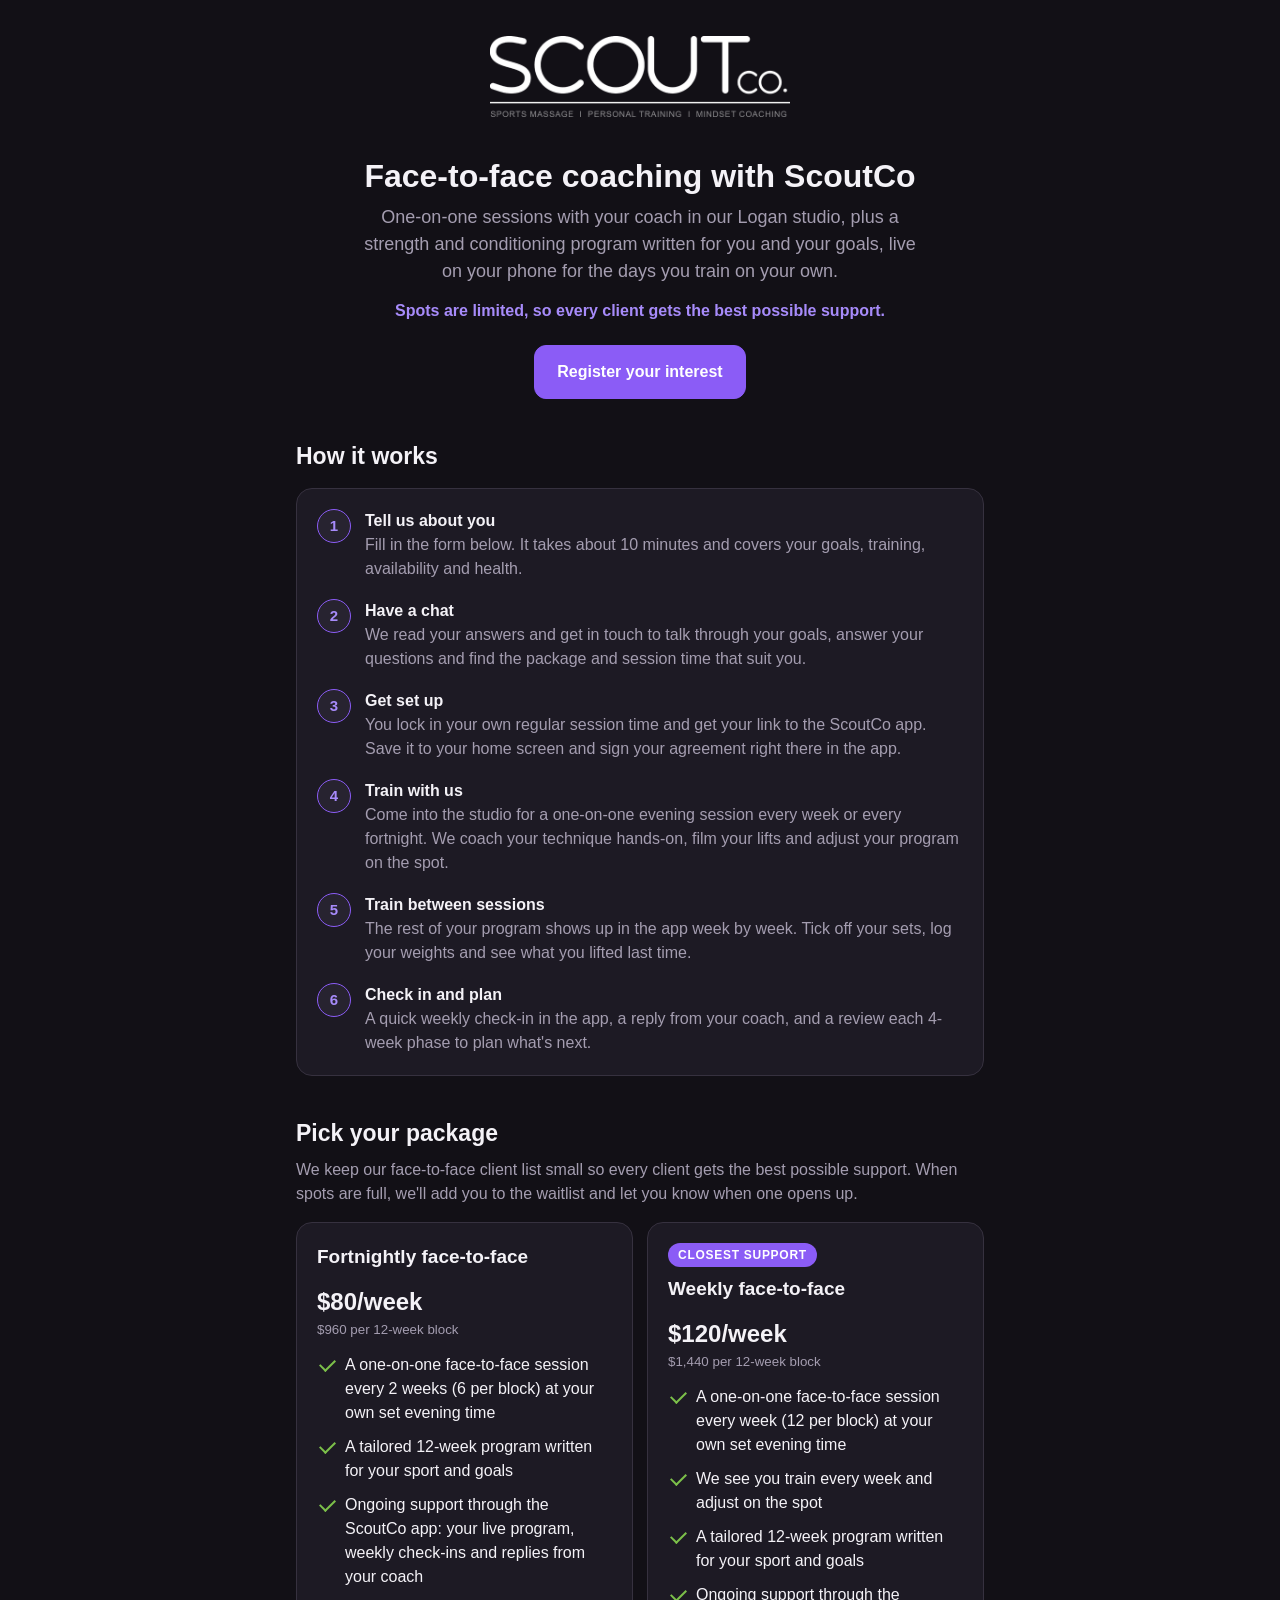
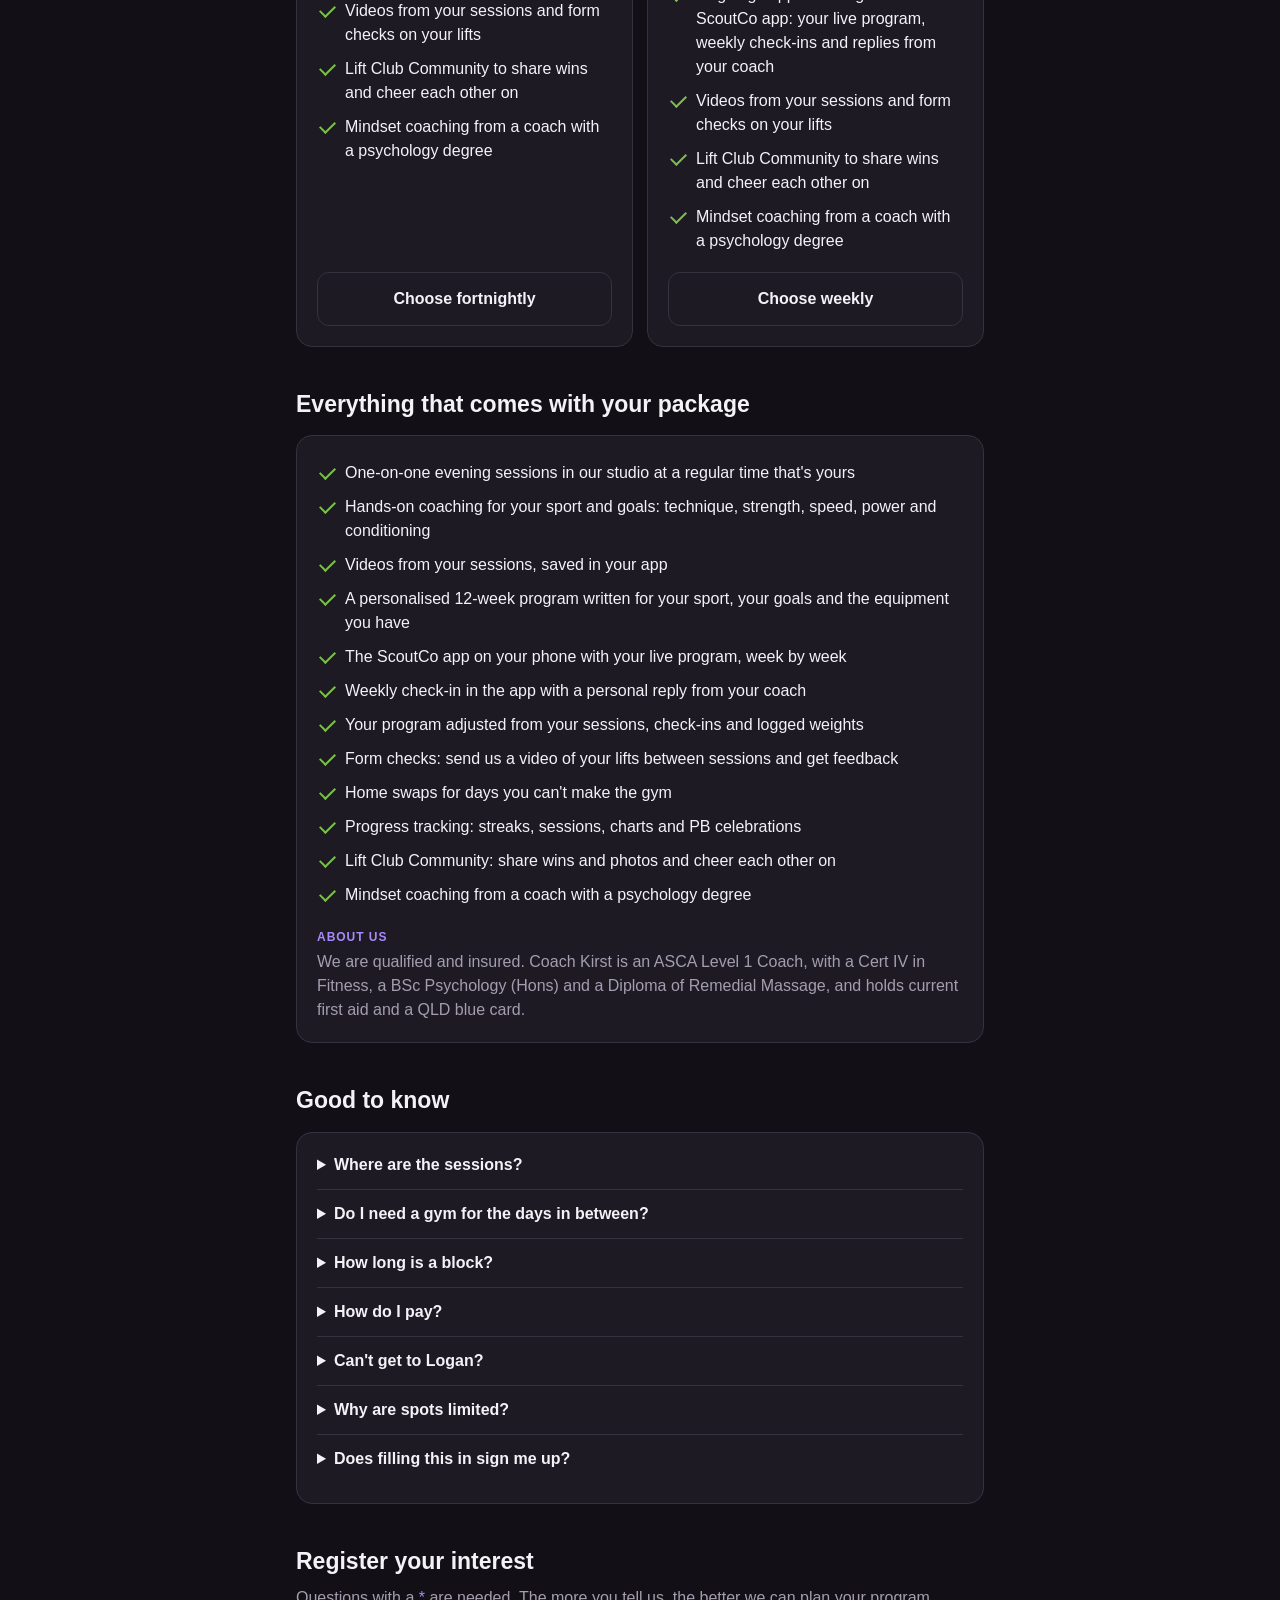
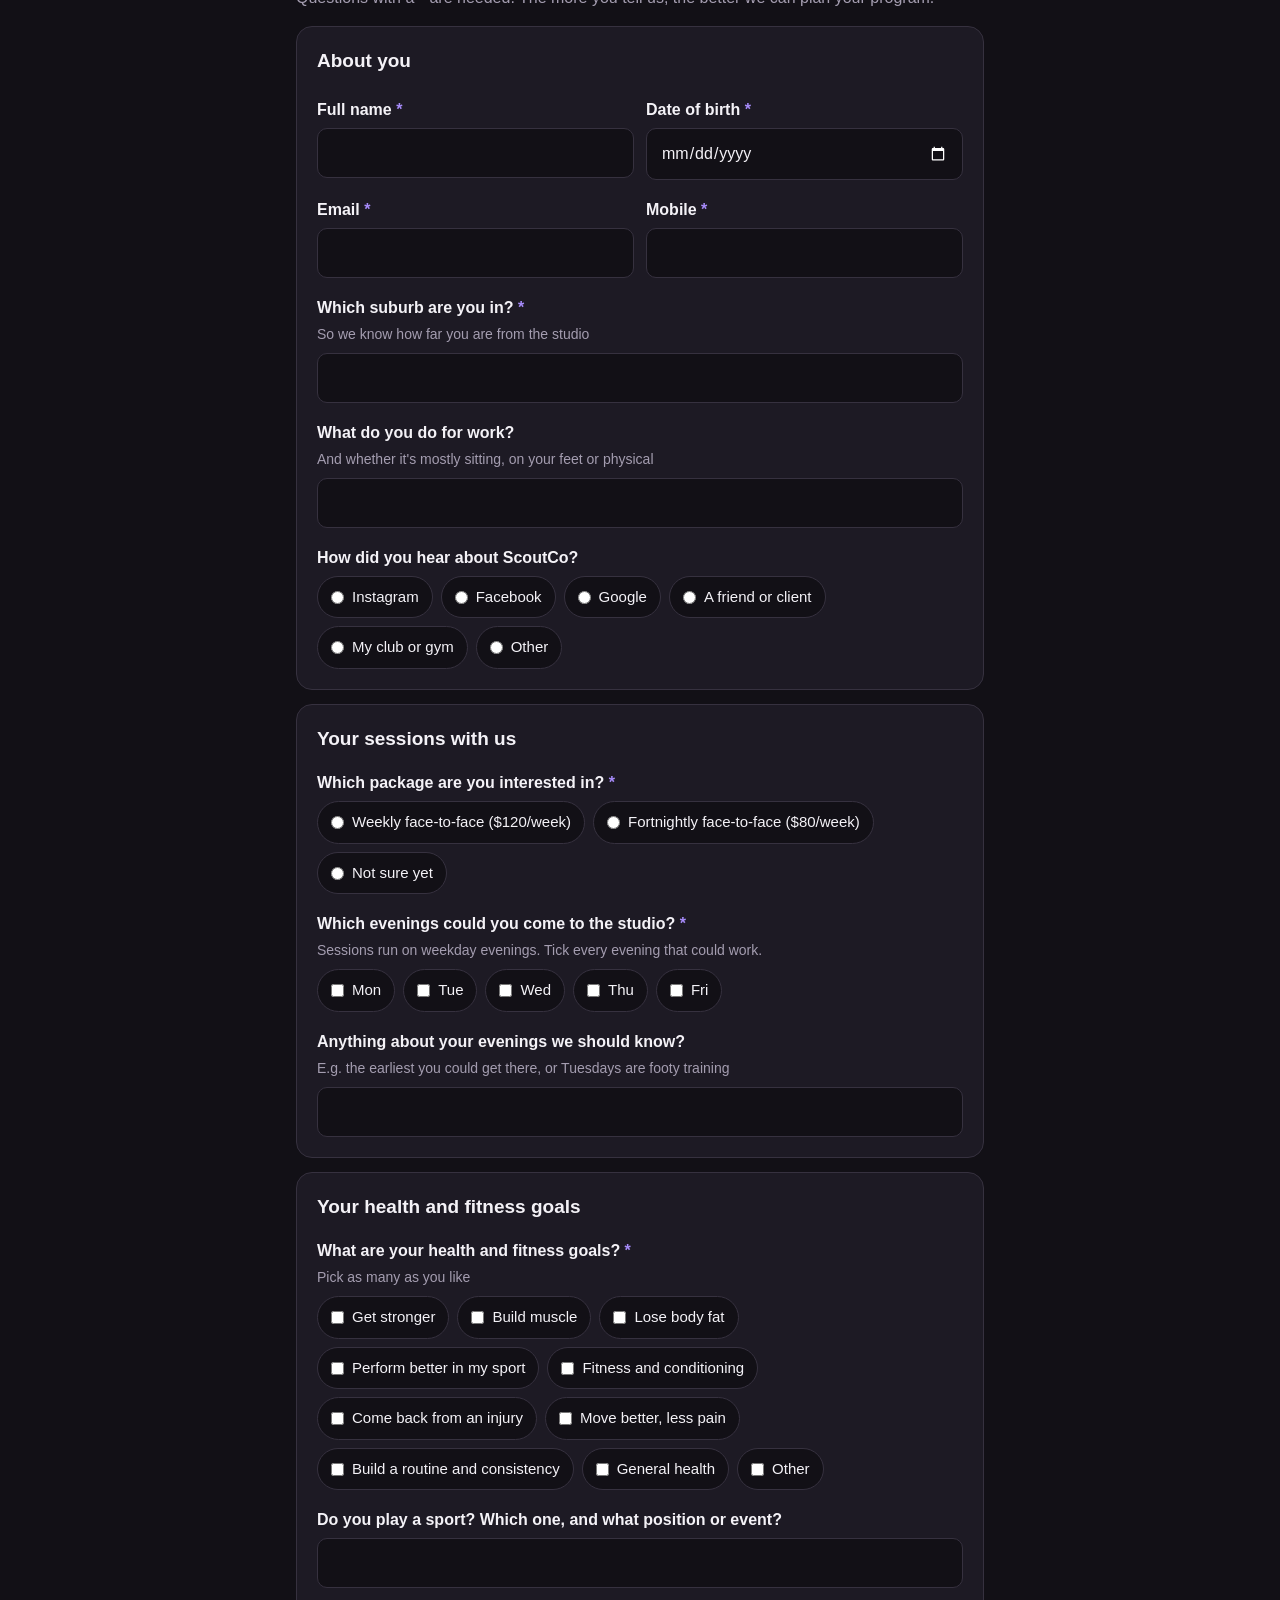
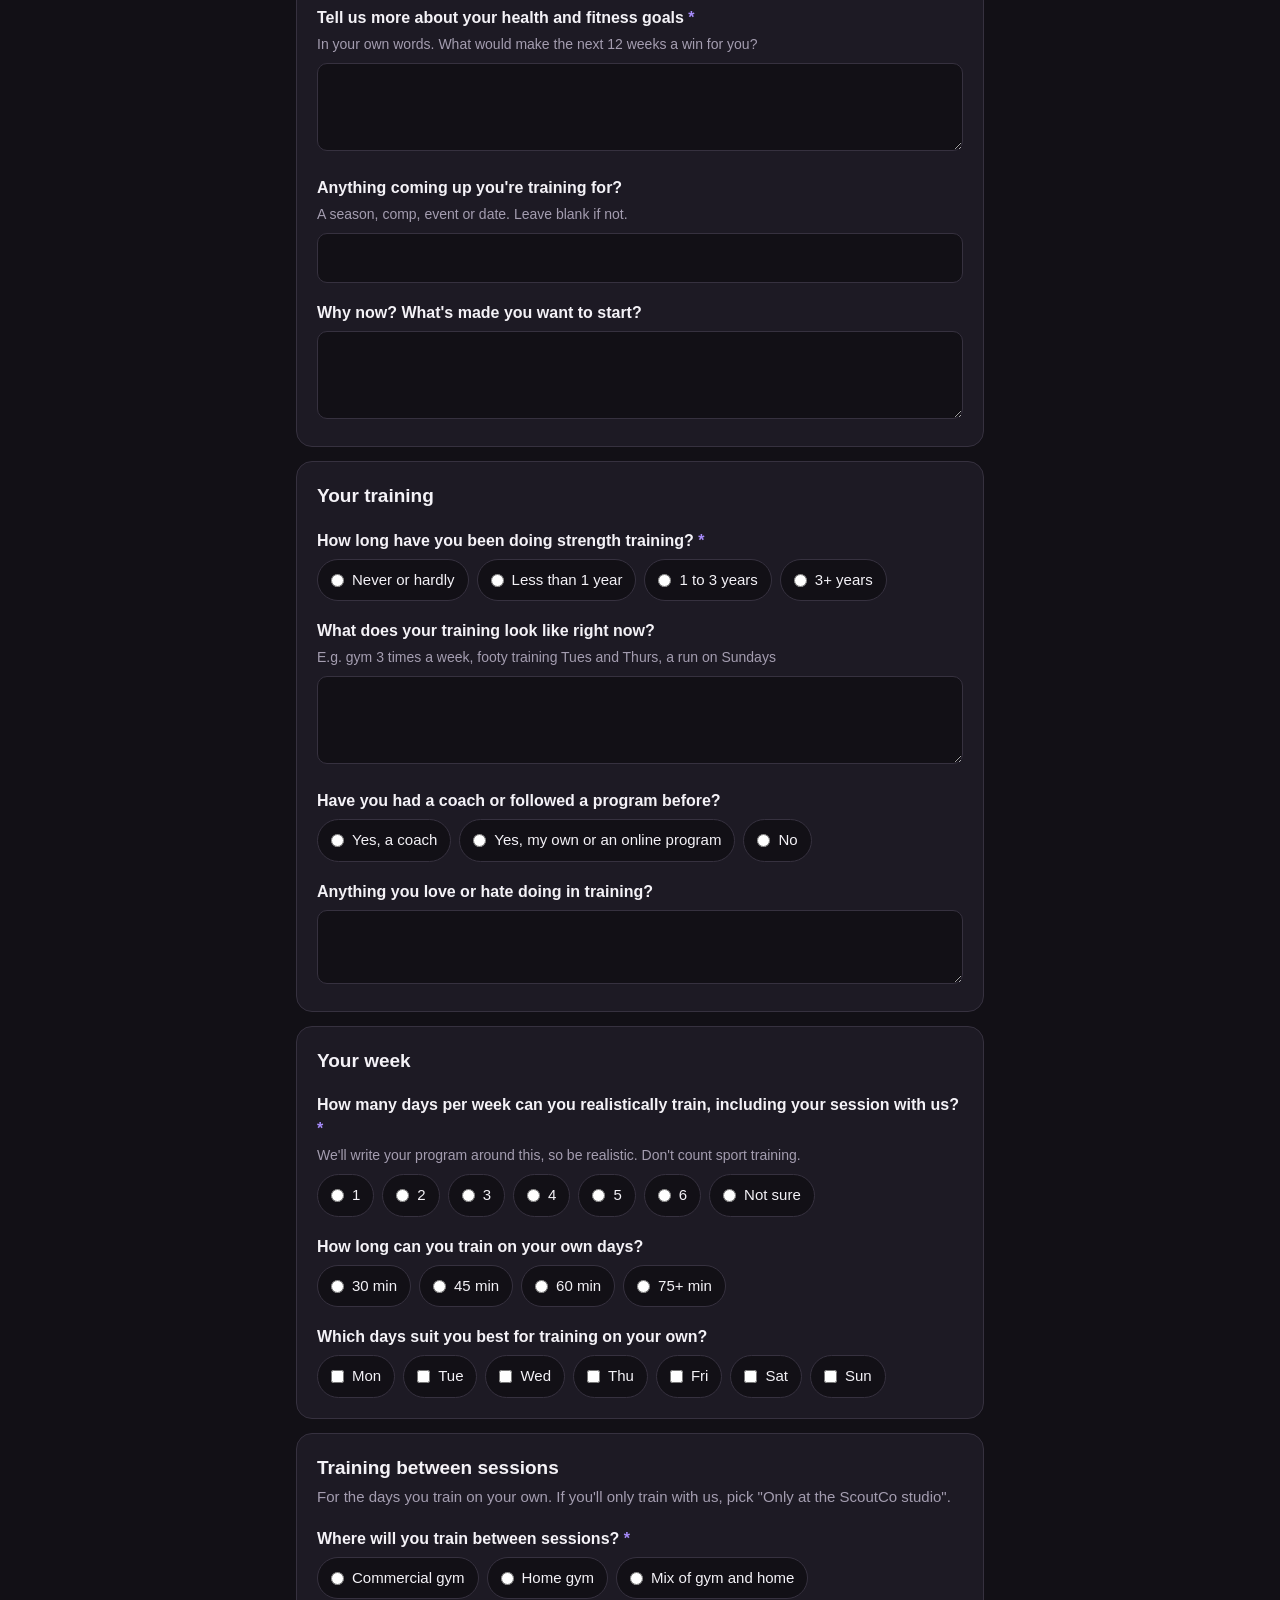
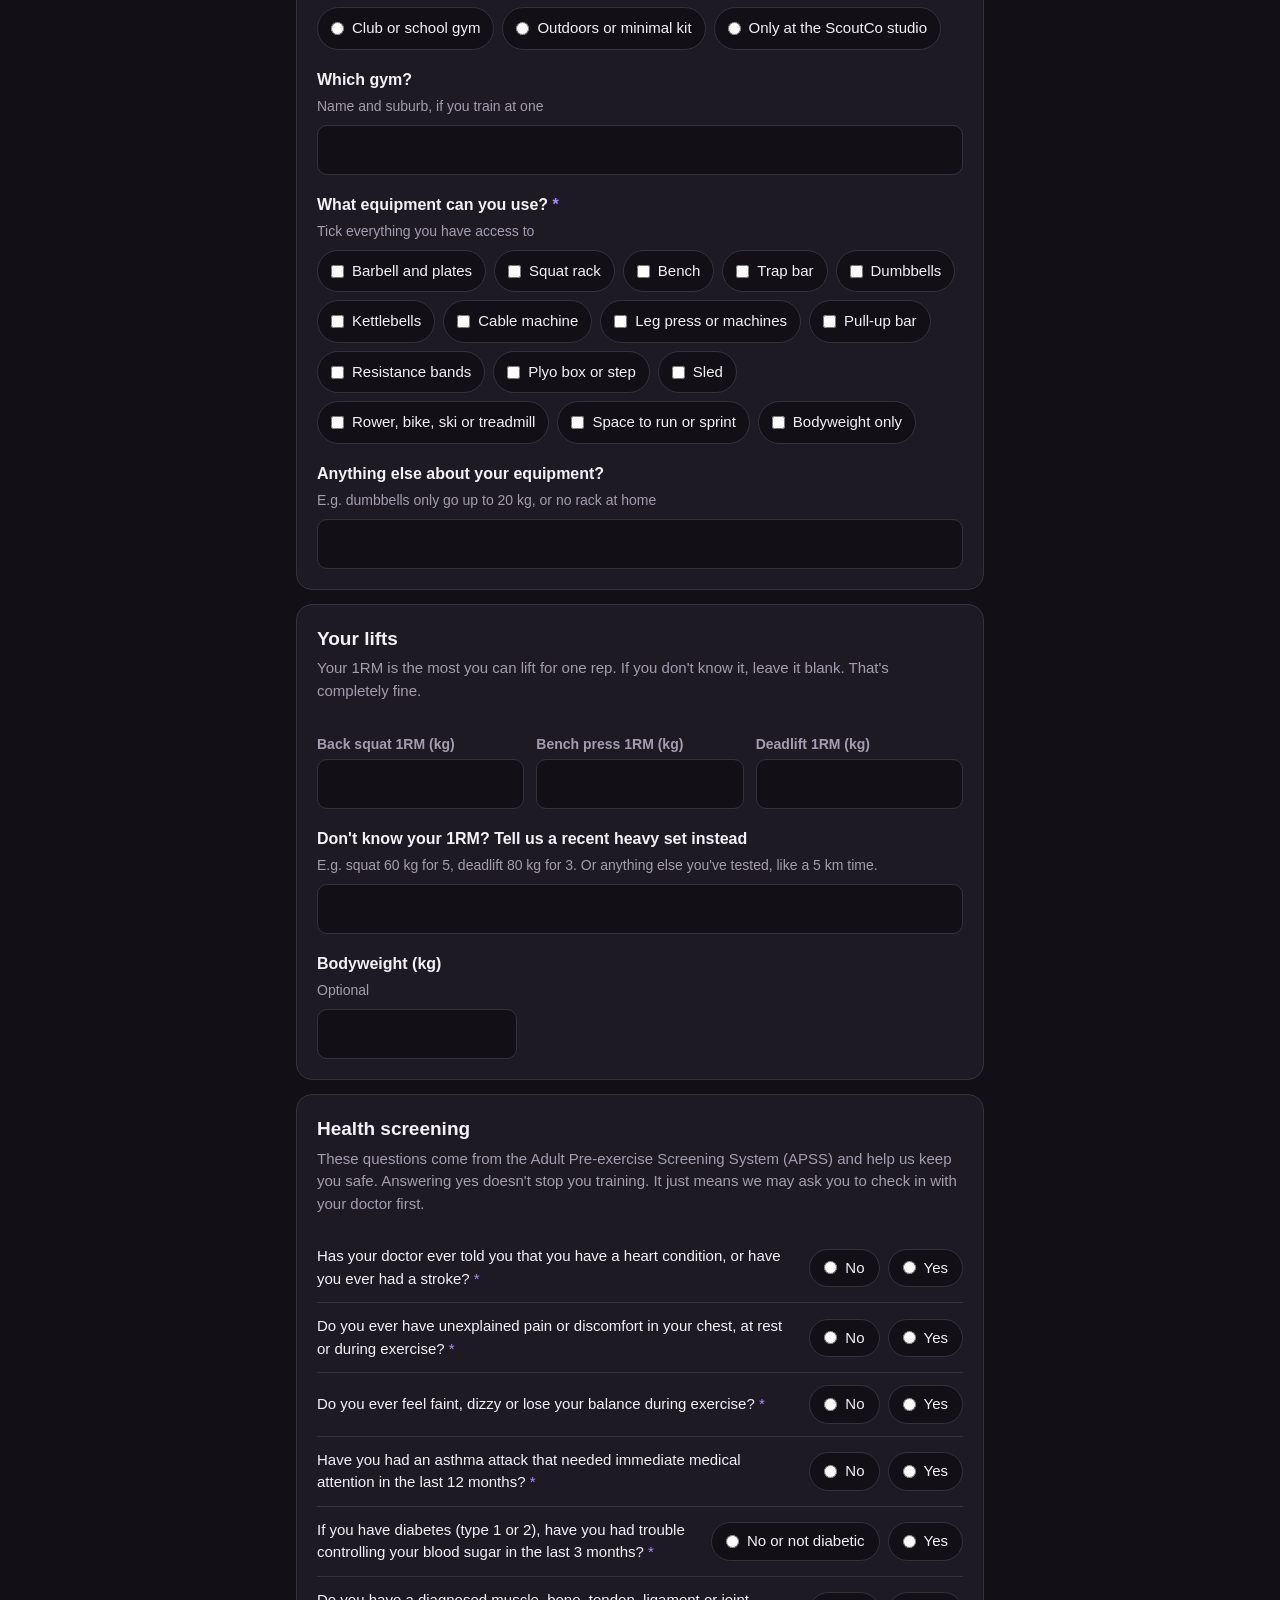
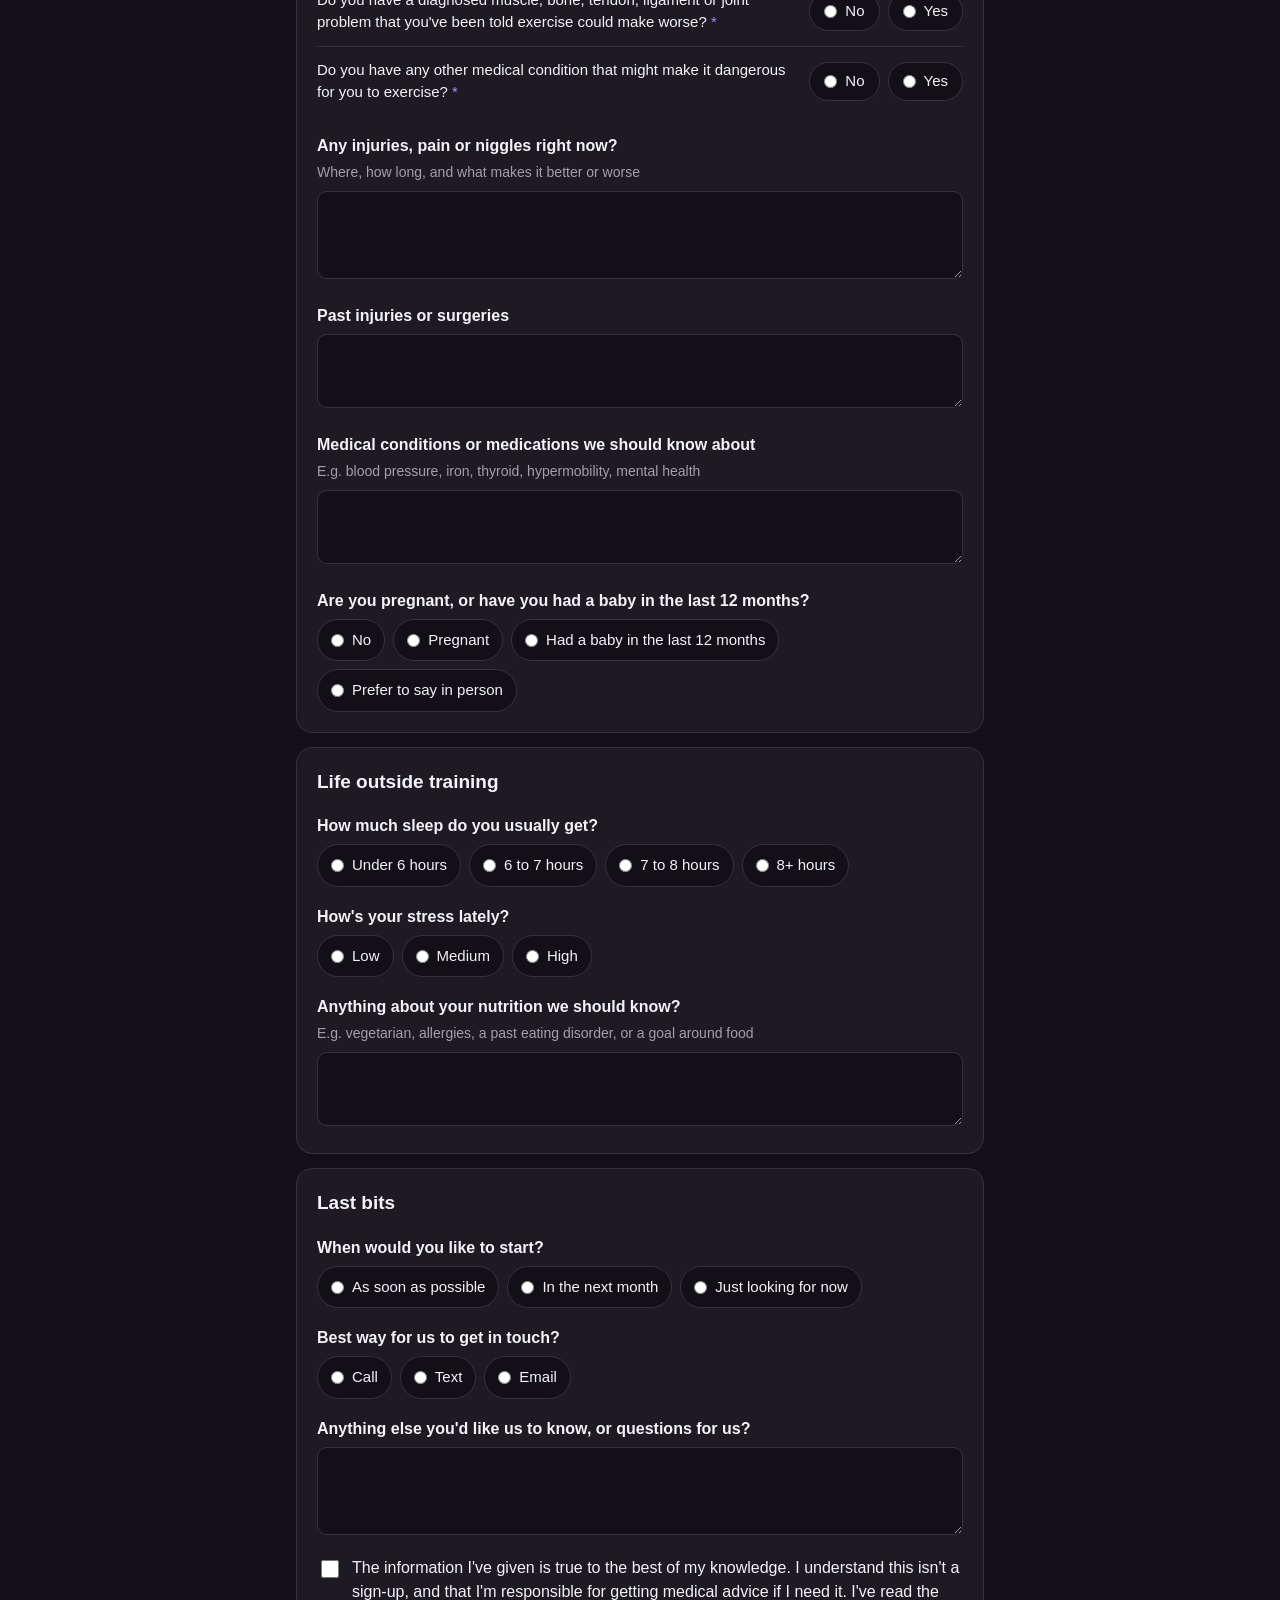
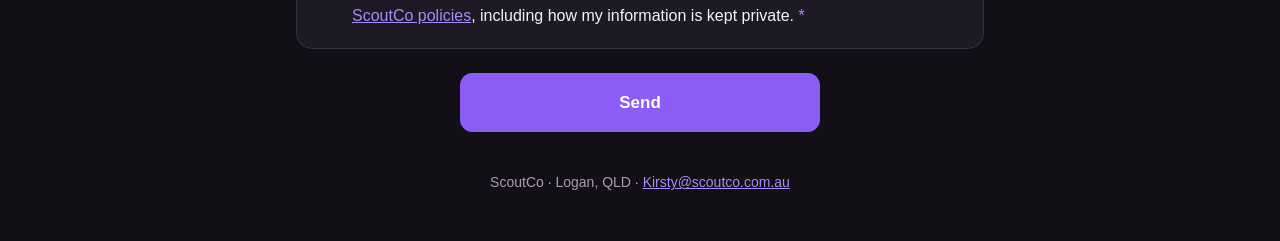
<file: face-to-face.html>
<!doctype html>
<html lang="en-AU">
<head>
  <meta charset="utf-8">
  <meta name="viewport" content="width=device-width, initial-scale=1, viewport-fit=cover">
  <title>Face-to-face coaching · ScoutCo</title>
  <meta name="description" content="Face-to-face strength and conditioning coaching with ScoutCo in Logan. Find out how it works and register your interest.">
  <meta name="theme-color" content="#121016">
  <link rel="icon" href="icons/favicon.png" type="image/png">
  <style>
    :root {
      --bg: #121016; --surface: #1d1a24; --surface-2: #272330; --border: #36313f;
      --text: #f4f2f7; --muted: #a49db0; --accent: #8b5cf6; --accent-strong: #a78bfa;
      --green: #7cc04a; --danger: #f87171; --radius: 16px;
    }
    * { box-sizing: border-box; }
    html, body { margin: 0; padding: 0; }
    body {
      background: var(--bg); color: var(--text);
      font: 16px/1.5 -apple-system, BlinkMacSystemFont, "Segoe UI", Roboto, "Helvetica Neue", Arial, sans-serif;
      -webkit-font-smoothing: antialiased;
    }
    a { color: var(--accent-strong); }
    .hidden { display: none !important; }
    .wrap { max-width: 720px; margin: 0 auto; padding: 0 16px 48px; }
    header.top { text-align: center; padding: 36px 0 8px; }
    header.top img { width: min(300px, 80%); height: auto; }
    h1 { font-size: 32px; line-height: 1.15; margin: 26px 0 10px; text-align: center; }
    .lead { text-align: center; color: var(--muted); font-size: 18px; margin: 0 auto 22px; max-width: 560px; }
    .cta { text-align: center; margin: 0 0 34px; }
    .btn {
      display: inline-flex; align-items: center; justify-content: center; gap: 8px;
      border-radius: 12px; border: 1px solid var(--accent); background: var(--accent); color: #fff;
      padding: 14px 22px; font: inherit; font-weight: 700; text-decoration: none; cursor: pointer;
    }
    .btn:disabled { opacity: .6; cursor: default; }
    .btn.ghost { background: transparent; color: var(--text); border-color: var(--border); }
    h2 { font-size: 23px; margin: 40px 0 14px; }
    .card { background: var(--surface); border: 1px solid var(--border); border-radius: var(--radius); padding: 20px; margin: 14px 0; }
    .steps { list-style: none; margin: 0; padding: 0; counter-reset: s; }
    .steps li { position: relative; padding: 0 0 18px 48px; counter-increment: s; }
    .steps li:last-child { padding-bottom: 0; }
    .steps li:before {
      content: counter(s); position: absolute; left: 0; top: 0; width: 32px; height: 32px; border-radius: 50%;
      background: var(--surface-2); border: 1px solid var(--accent); color: var(--accent-strong);
      display: flex; align-items: center; justify-content: center; font-weight: 800; font-size: 15px;
    }
    .steps b { display: block; }
    .steps span, .muted { color: var(--muted); }
    .ticks { list-style: none; margin: 0; padding: 0; }
    .ticks li { position: relative; padding: 5px 0 5px 28px; }
    .ticks li:before {
      content: ""; position: absolute; left: 3px; top: 11px; width: 13px; height: 7px;
      border-left: 2.5px solid var(--green); border-bottom: 2.5px solid var(--green); transform: rotate(-45deg);
    }
    .price { display: flex; justify-content: space-between; align-items: baseline; gap: 12px; flex-wrap: wrap; margin-bottom: 8px; }
    .price h3 { margin: 0; font-size: 19px; }
    .price b { font-size: 24px; }
    .price small { color: var(--muted); display: block; text-align: right; }
    .plans { display: grid; grid-template-columns: 1fr 1fr; gap: 14px; margin-bottom: 14px; }
    .plans .card { margin: 0; display: flex; flex-direction: column; }
    .plans .ticks { margin-bottom: 14px; }
    .plans .tag { align-self: flex-start; display: inline-block; font-size: 12px; font-weight: 800; letter-spacing: .06em; text-transform: uppercase; background: var(--accent); color: #fff; border-radius: 999px; padding: 3px 10px; margin-bottom: 8px; }
    .plans .btn { width: 100%; margin-top: auto; }
    .limited { text-align: center; margin: -8px auto 22px; max-width: 560px; font-weight: 700; color: var(--accent-strong); }
    .eyebrow { font-size: 12px; font-weight: 800; letter-spacing: .08em; text-transform: uppercase; color: var(--accent-strong); margin: 16px 0 4px; }
    details { border-top: 1px solid var(--border); padding: 12px 0; }
    details:first-of-type { border-top: 0; padding-top: 0; }
    summary { font-weight: 700; cursor: pointer; }
    details p { margin: 8px 0 0; color: var(--muted); }

    /* Form */
    form h3 { margin: 0 0 4px; font-size: 19px; }
    form .card > p.muted { margin: 0 0 14px; font-size: 15px; }
    .q { margin: 18px 0 0; border: 0; padding: 0; min-width: 0; }
    .q > label, .q > legend { display: block; font-weight: 600; margin-bottom: 6px; padding: 0; }
    .q .hint { display: block; color: var(--muted); font-size: 14px; font-weight: 400; margin: -2px 0 8px; }
    .req:after { content: " *"; color: var(--accent-strong); }
    input[type=text], input[type=email], input[type=tel], input[type=date], input[type=number], select, textarea {
      width: 100%; padding: 12px 14px; border-radius: 10px; border: 1px solid var(--border);
      background: var(--bg); color: var(--text); font: inherit;
    }
    input[type=date] { color-scheme: dark; min-height: 48px; }
    textarea { min-height: 88px; resize: vertical; }
    input:focus, select:focus, textarea:focus { outline: 2px solid var(--accent); outline-offset: 1px; }
    .row { display: grid; grid-template-columns: 1fr 1fr; gap: 12px; }
    .row3 { display: grid; grid-template-columns: repeat(3, 1fr); gap: 12px; }
    .row3 label { font-size: 14px; color: var(--muted); display: block; margin-bottom: 4px; }
    .opts { display: flex; flex-wrap: wrap; gap: 8px; }
    .opts label {
      display: inline-flex; align-items: center; gap: 8px; padding: 9px 13px; border-radius: 999px;
      border: 1px solid var(--border); background: var(--bg); cursor: pointer; font-size: 15px; user-select: none;
    }
    .opts input { accent-color: var(--accent); margin: 0; }
    .opts label:has(input:checked) { border-color: var(--accent); background: rgba(139, 92, 246, .16); }
    .yn { display: grid; grid-template-columns: 1fr auto; gap: 10px 14px; align-items: center; padding: 12px 0; border-top: 1px solid var(--border); }
    .yn:first-of-type { border-top: 0; }
    .yn .opts label { padding: 7px 14px; }
    .yn > span { font-size: 15px; }
    .check { display: flex; gap: 10px; align-items: flex-start; margin: 14px 0 0; cursor: pointer; }
    .check input { margin-top: 4px; accent-color: var(--accent); width: 18px; height: 18px; flex: none; }
    .note { background: #2a2140; border-left: 3px solid var(--accent); border-radius: 10px; padding: 10px 12px; margin: 12px 0 0; font-size: 15px; }
    .err-msg { color: var(--danger); font-size: 14px; margin-top: 6px; }
    .bad input, .bad select, .bad textarea { border-color: var(--danger); }
    .bad .opts label { border-color: var(--danger); }
    .trap { position: absolute; left: -9999px; width: 1px; height: 1px; overflow: hidden; }
    .submit { text-align: center; margin: 24px 0 0; }
    .submit .btn { width: 100%; max-width: 360px; font-size: 17px; padding: 16px; }
    #formError { text-align: center; }
    .thanks { text-align: center; padding: 30px 0 10px; }
    .thanks .big { font-size: 56px; line-height: 1; }
    footer { text-align: center; color: var(--muted); font-size: 14px; margin-top: 40px; }
    @media (max-width: 560px) {
      h1 { font-size: 27px; }
      .lead { font-size: 16px; }
      .row, .row3, .plans { grid-template-columns: 1fr; }
      .card { padding: 16px; }
      .yn { grid-template-columns: 1fr; gap: 8px; }
    }
  </style>
</head>
<body>
<div class="wrap">
  <header class="top">
    <a href="https://www.scoutco.com.au/"><img src="icons/logo-full-white.png" alt="ScoutCo · Sports massage, personal training, mindset coaching" width="320" height="86"></a>
  </header>

  <div id="info">
    <h1>Face-to-face coaching with ScoutCo</h1>
    <p class="lead">One-on-one sessions with your coach in our Logan studio, plus a strength and conditioning program written for you and your goals, live on your phone for the days you train on your own.</p>
    <p class="limited">Spots are limited, so every client gets the best possible support.</p>
    <p class="cta"><a class="btn" href="#apply">Register your interest</a></p>

    <h2>How it works</h2>
    <div class="card">
      <ol class="steps">
        <li><b>Tell us about you</b><span>Fill in the form below. It takes about 10 minutes and covers your goals, training, availability and health.</span></li>
        <li><b>Have a chat</b><span>We read your answers and get in touch to talk through your goals, answer your questions and find the package and session time that suit you.</span></li>
        <li><b>Get set up</b><span>You lock in your own regular session time and get your link to the ScoutCo app. Save it to your home screen and sign your agreement right there in the app.</span></li>
        <li><b>Train with us</b><span>Come into the studio for a one-on-one evening session every week or every fortnight. We coach your technique hands-on, film your lifts and adjust your program on the spot.</span></li>
        <li><b>Train between sessions</b><span>The rest of your program shows up in the app week by week. Tick off your sets, log your weights and see what you lifted last time.</span></li>
        <li><b>Check in and plan</b><span>A quick weekly check-in in the app, a reply from your coach, and a review each 4-week phase to plan what's next.</span></li>
      </ol>
    </div>

    <h2>Pick your package</h2>
    <p class="muted" style="margin-top:-6px">We keep our face-to-face client list small so every client gets the best possible support. When spots are full, we'll add you to the waitlist and let you know when one opens up.</p>
    <div class="plans">
      <div class="card">
        <div class="price">
          <h3>Fortnightly face-to-face</h3>
          <div><b>$80/week</b><small>$960 per 12-week block</small></div>
        </div>
        <ul class="ticks">
          <li>A one-on-one face-to-face session every 2 weeks (6 per block) at your own set evening time</li>
          <li>A tailored 12-week program written for your sport and goals</li>
          <li>Ongoing support through the ScoutCo app: your live program, weekly check-ins and replies from your coach</li>
          <li>Videos from your sessions and form checks on your lifts</li>
          <li>Lift Club Community to share wins and cheer each other on</li>
          <li>Mindset coaching from a coach with a psychology degree</li>
        </ul>
        <a class="btn ghost" href="#apply" data-pick="Fortnightly face-to-face">Choose fortnightly</a>
      </div>
      <div class="card">
        <span class="tag">Closest support</span>
        <div class="price">
          <h3>Weekly face-to-face</h3>
          <div><b>$120/week</b><small>$1,440 per 12-week block</small></div>
        </div>
        <ul class="ticks">
          <li>A one-on-one face-to-face session every week (12 per block) at your own set evening time</li>
          <li>We see you train every week and adjust on the spot</li>
          <li>A tailored 12-week program written for your sport and goals</li>
          <li>Ongoing support through the ScoutCo app: your live program, weekly check-ins and replies from your coach</li>
          <li>Videos from your sessions and form checks on your lifts</li>
          <li>Lift Club Community to share wins and cheer each other on</li>
          <li>Mindset coaching from a coach with a psychology degree</li>
        </ul>
        <a class="btn ghost" href="#apply" data-pick="Weekly face-to-face">Choose weekly</a>
      </div>
    </div>

    <h2>Everything that comes with your package</h2>
    <div class="card">
      <ul class="ticks">
        <li>One-on-one evening sessions in our studio at a regular time that's yours</li>
        <li>Hands-on coaching for your sport and goals: technique, strength, speed, power and conditioning</li>
        <li>Videos from your sessions, saved in your app</li>
        <li>A personalised 12-week program written for your sport, your goals and the equipment you have</li>
        <li>The ScoutCo app on your phone with your live program, week by week</li>
        <li>Weekly check-in in the app with a personal reply from your coach</li>
        <li>Your program adjusted from your sessions, check-ins and logged weights</li>
        <li>Form checks: send us a video of your lifts between sessions and get feedback</li>
        <li>Home swaps for days you can't make the gym</li>
        <li>Progress tracking: streaks, sessions, charts and PB celebrations</li>
        <li>Lift Club Community: share wins and photos and cheer each other on</li>
        <li>Mindset coaching from a coach with a psychology degree</li>
      </ul>
      <p class="eyebrow">About us</p>
      <p class="muted" style="margin:0">We are qualified and insured. Coach Kirst is an ASCA Level 1 Coach, with a Cert IV in Fitness, a BSc Psychology (Hons) and a Diploma of Remedial Massage, and holds current first aid and a QLD blue card.</p>
    </div>

    <h2>Good to know</h2>
    <div class="card">
      <details>
        <summary>Where are the sessions?</summary>
        <p>At the ScoutCo studio in Logan. Sessions run on weekday evenings. It's a free weights and bodyweight space, set up for real strength and conditioning work. We'll send you the address when you book your chat.</p>
      </details>
      <details>
        <summary>Do I need a gym for the days in between?</summary>
        <p>No. We write the rest of your program around what you have, whether that's a full gym, a home setup or a few dumbbells. Tell us what you've got in the form.</p>
      </details>
      <details>
        <summary>How long is a block?</summary>
        <p>Training runs in 12-week blocks and renews automatically. Give 2 weeks' notice if you're not renewing.</p>
      </details>
      <details>
        <summary>How do I pay?</summary>
        <p>Pay upfront, or weekly or fortnightly in instalments.</p>
      </details>
      <details>
        <summary>Can't get to Logan?</summary>
        <p>Our <a href="eoi.html">online coaching</a> gives you the same program, app and weekly check-ins wherever you train.</p>
      </details>
      <details>
        <summary>Why are spots limited?</summary>
        <p>We only take on as many face-to-face clients as we can coach well, so every client gets the best possible support. If we're full when you register, we'll pop you on the waitlist and get in touch when a spot opens.</p>
      </details>
      <details>
        <summary>Does filling this in sign me up?</summary>
        <p>No. This is just to register your interest. Nothing is booked or paid until you've had a chat with us and decided to go ahead.</p>
      </details>
    </div>
  </div>

  <form id="eoi" novalidate>
    <h2 id="apply">Register your interest</h2>
    <p class="muted" style="margin-top:-6px">Questions with a <span style="color:var(--accent-strong)">*</span> are needed. The more you tell us, the better we can plan your program.</p>

    <!-- 1. About you -->
    <div class="card" data-section="About you">
      <h3>About you</h3>
      <div class="row">
        <div class="q"><label class="req" for="f-name">Full name</label><input type="text" id="f-name" data-label="Name" autocomplete="name" required></div>
        <div class="q"><label class="req" for="f-dob">Date of birth</label><input type="date" id="f-dob" data-label="Date of birth" required></div>
      </div>
      <div class="row">
        <div class="q"><label class="req" for="f-email">Email</label><input type="email" id="f-email" data-label="Email" autocomplete="email" required></div>
        <div class="q"><label class="req" for="f-phone">Mobile</label><input type="tel" id="f-phone" data-label="Mobile" autocomplete="tel" required></div>
      </div>
      <div class="q"><label class="req" for="f-where">Which suburb are you in?</label><span class="hint">So we know how far you are from the studio</span><input type="text" id="f-where" data-label="Location"></div>
      <div class="q"><label for="f-job">What do you do for work?</label><span class="hint">And whether it's mostly sitting, on your feet or physical</span><input type="text" id="f-job" data-label="Work"></div>

      <div id="under18" class="hidden">
        <p class="note">As you're under 18, a parent or guardian will need to be part of the chat with us and sign a consent form before you start.</p>
        <div class="row">
          <div class="q"><label class="req" for="f-pname">Parent or guardian's name</label><input type="text" id="f-pname" data-label="Parent or guardian name"></div>
          <div class="q"><label class="req" for="f-pcontact">Their email or mobile</label><input type="text" id="f-pcontact" data-label="Parent or guardian contact"></div>
        </div>
      </div>

      <fieldset class="q"><legend>How did you hear about ScoutCo?</legend>
        <div class="opts" data-label="Heard about ScoutCo from">
          <label><input type="radio" name="heard" value="Instagram"> Instagram</label>
          <label><input type="radio" name="heard" value="Facebook"> Facebook</label>
          <label><input type="radio" name="heard" value="Google"> Google</label>
          <label><input type="radio" name="heard" value="A friend or client"> A friend or client</label>
          <label><input type="radio" name="heard" value="My club or gym"> My club or gym</label>
          <label><input type="radio" name="heard" value="Other"> Other</label>
        </div>
      </fieldset>
    </div>

    <!-- 2. Package and session time -->
    <div class="card" data-section="Sessions">
      <h3>Your sessions with us</h3>
      <fieldset class="q"><legend class="req">Which package are you interested in?</legend>
        <div class="opts" data-label="Package" data-required="1" id="package">
          <label><input type="radio" name="pkg" value="Weekly face-to-face"> Weekly face-to-face ($120/week)</label>
          <label><input type="radio" name="pkg" value="Fortnightly face-to-face"> Fortnightly face-to-face ($80/week)</label>
          <label><input type="radio" name="pkg" value="Not sure yet"> Not sure yet</label>
        </div>
      </fieldset>
      <fieldset class="q"><legend class="req">Which evenings could you come to the studio?</legend><span class="hint">Sessions run on weekday evenings. Tick every evening that could work.</span>
        <div class="opts" data-label="Studio days" data-required="1">
          <label><input type="checkbox" value="Mon"> Mon</label>
          <label><input type="checkbox" value="Tue"> Tue</label>
          <label><input type="checkbox" value="Wed"> Wed</label>
          <label><input type="checkbox" value="Thu"> Thu</label>
          <label><input type="checkbox" value="Fri"> Fri</label>
        </div>
      </fieldset>
      <div class="q"><label for="f-times">Anything about your evenings we should know?</label><span class="hint">E.g. the earliest you could get there, or Tuesdays are footy training</span><input type="text" id="f-times" data-label="Availability notes"></div>
    </div>

    <!-- 3. Goals -->
    <div class="card" data-section="Goals">
      <h3>Your health and fitness goals</h3>
      <fieldset class="q"><legend class="req">What are your health and fitness goals?</legend><span class="hint">Pick as many as you like</span>
        <div class="opts" data-label="Health and fitness goals" data-required="1">
          <label><input type="checkbox" value="Get stronger"> Get stronger</label>
          <label><input type="checkbox" value="Build muscle"> Build muscle</label>
          <label><input type="checkbox" value="Lose body fat"> Lose body fat</label>
          <label><input type="checkbox" value="Perform better in my sport"> Perform better in my sport</label>
          <label><input type="checkbox" value="Fitness and conditioning"> Fitness and conditioning</label>
          <label><input type="checkbox" value="Come back from an injury"> Come back from an injury</label>
          <label><input type="checkbox" value="Move better, less pain"> Move better, less pain</label>
          <label><input type="checkbox" value="Build a routine and consistency"> Build a routine and consistency</label>
          <label><input type="checkbox" value="General health"> General health</label>
          <label><input type="checkbox" value="Other" id="goalOther"> Other</label>
        </div>
        <input type="text" id="f-goal-other" class="hidden" placeholder="Type your other goal" aria-label="Other goal" style="margin-top:10px">
      </fieldset>
      <div class="q"><label for="f-sport">Do you play a sport? Which one, and what position or event?</label><input type="text" id="f-sport" data-label="Sport"></div>
      <div class="q"><label class="req" for="f-goal">Tell us more about your health and fitness goals</label><span class="hint">In your own words. What would make the next 12 weeks a win for you?</span><textarea id="f-goal" data-label="Health and fitness goals (in their words)" required></textarea></div>
      <div class="q"><label for="f-event">Anything coming up you're training for?</label><span class="hint">A season, comp, event or date. Leave blank if not.</span><input type="text" id="f-event" data-label="Event or date"></div>
      <div class="q"><label for="f-why">Why now? What's made you want to start?</label><textarea id="f-why" data-label="Why now"></textarea></div>
    </div>

    <!-- 3. Training -->
    <div class="card" data-section="Training">
      <h3>Your training</h3>
      <fieldset class="q"><legend class="req">How long have you been doing strength training?</legend>
        <div class="opts" data-label="Strength training experience" data-required="1">
          <label><input type="radio" name="exp" value="Never or hardly at all"> Never or hardly</label>
          <label><input type="radio" name="exp" value="Less than 1 year"> Less than 1 year</label>
          <label><input type="radio" name="exp" value="1 to 3 years"> 1 to 3 years</label>
          <label><input type="radio" name="exp" value="3+ years"> 3+ years</label>
        </div>
      </fieldset>
      <div class="q"><label for="f-now">What does your training look like right now?</label><span class="hint">E.g. gym 3 times a week, footy training Tues and Thurs, a run on Sundays</span><textarea id="f-now" data-label="Current training"></textarea></div>
      <fieldset class="q"><legend>Have you had a coach or followed a program before?</legend>
        <div class="opts" data-label="Had a coach before">
          <label><input type="radio" name="coached" value="Yes, a coach"> Yes, a coach</label>
          <label><input type="radio" name="coached" value="Yes, my own or an online program"> Yes, my own or an online program</label>
          <label><input type="radio" name="coached" value="No"> No</label>
        </div>
      </fieldset>
      <div class="q"><label for="f-likes">Anything you love or hate doing in training?</label><textarea id="f-likes" data-label="Likes and dislikes" style="min-height:64px"></textarea></div>
    </div>

    <!-- 4. Schedule -->
    <div class="card" data-section="Schedule">
      <h3>Your week</h3>
      <fieldset class="q"><legend class="req">How many days per week can you realistically train, including your session with us?</legend><span class="hint">We'll write your program around this, so be realistic. Don't count sport training.</span>
        <div class="opts" data-label="Days per week" data-required="1">
          <label><input type="radio" name="days" value="1"> 1</label>
          <label><input type="radio" name="days" value="2"> 2</label>
          <label><input type="radio" name="days" value="3"> 3</label>
          <label><input type="radio" name="days" value="4"> 4</label>
          <label><input type="radio" name="days" value="5"> 5</label>
          <label><input type="radio" name="days" value="6"> 6</label>
          <label><input type="radio" name="days" value="Not sure"> Not sure</label>
        </div>
      </fieldset>
      <fieldset class="q"><legend>How long can you train on your own days?</legend>
        <div class="opts" data-label="Session length">
          <label><input type="radio" name="len" value="30 min"> 30 min</label>
          <label><input type="radio" name="len" value="45 min"> 45 min</label>
          <label><input type="radio" name="len" value="60 min"> 60 min</label>
          <label><input type="radio" name="len" value="75+ min"> 75+ min</label>
        </div>
      </fieldset>
      <fieldset class="q"><legend>Which days suit you best for training on your own?</legend>
        <div class="opts" data-label="Best days">
          <label><input type="checkbox" value="Mon"> Mon</label>
          <label><input type="checkbox" value="Tue"> Tue</label>
          <label><input type="checkbox" value="Wed"> Wed</label>
          <label><input type="checkbox" value="Thu"> Thu</label>
          <label><input type="checkbox" value="Fri"> Fri</label>
          <label><input type="checkbox" value="Sat"> Sat</label>
          <label><input type="checkbox" value="Sun"> Sun</label>
        </div>
      </fieldset>
    </div>

    <!-- 5. Equipment -->
    <div class="card" data-section="Equipment">
      <h3>Training between sessions</h3>
      <p class="muted">For the days you train on your own. If you'll only train with us, pick "Only at the ScoutCo studio".</p>
      <fieldset class="q"><legend class="req">Where will you train between sessions?</legend>
        <div class="opts" data-label="Training location" data-required="1">
          <label><input type="radio" name="loc" value="Commercial gym"> Commercial gym</label>
          <label><input type="radio" name="loc" value="Home gym"> Home gym</label>
          <label><input type="radio" name="loc" value="Mix of gym and home"> Mix of gym and home</label>
          <label><input type="radio" name="loc" value="Club or school gym"> Club or school gym</label>
          <label><input type="radio" name="loc" value="Outdoors or minimal equipment"> Outdoors or minimal kit</label>
          <label><input type="radio" name="loc" value="Only at the ScoutCo studio"> Only at the ScoutCo studio</label>
        </div>
      </fieldset>
      <div class="q"><label for="f-gym">Which gym?</label><span class="hint">Name and suburb, if you train at one</span><input type="text" id="f-gym" data-label="Gym"></div>
      <fieldset class="q" id="kitQ"><legend class="req">What equipment can you use?</legend><span class="hint">Tick everything you have access to</span>
        <div class="opts" data-label="Equipment" data-required="1">
          <label><input type="checkbox" value="Barbell and plates"> Barbell and plates</label>
          <label><input type="checkbox" value="Squat rack"> Squat rack</label>
          <label><input type="checkbox" value="Bench"> Bench</label>
          <label><input type="checkbox" value="Trap bar"> Trap bar</label>
          <label><input type="checkbox" value="Dumbbells"> Dumbbells</label>
          <label><input type="checkbox" value="Kettlebells"> Kettlebells</label>
          <label><input type="checkbox" value="Cable machine"> Cable machine</label>
          <label><input type="checkbox" value="Leg press or other machines"> Leg press or machines</label>
          <label><input type="checkbox" value="Pull-up bar"> Pull-up bar</label>
          <label><input type="checkbox" value="Resistance bands"> Resistance bands</label>
          <label><input type="checkbox" value="Plyo box or step"> Plyo box or step</label>
          <label><input type="checkbox" value="Sled"> Sled</label>
          <label><input type="checkbox" value="Rower, bike, ski erg or treadmill"> Rower, bike, ski or treadmill</label>
          <label><input type="checkbox" value="Space to run or sprint"> Space to run or sprint</label>
          <label><input type="checkbox" value="Bodyweight only"> Bodyweight only</label>
        </div>
      </fieldset>
      <div class="q"><label for="f-kit">Anything else about your equipment?</label><span class="hint">E.g. dumbbells only go up to 20 kg, or no rack at home</span><input type="text" id="f-kit" data-label="Equipment notes"></div>
    </div>

    <!-- 6. Strength -->
    <div class="card" data-section="Strength">
      <h3>Your lifts</h3>
      <p class="muted">Your 1RM is the most you can lift for one rep. If you don't know it, leave it blank. That's completely fine.</p>
      <div class="row3">
        <div class="q"><label for="f-squat">Back squat 1RM (kg)</label><input type="number" inputmode="decimal" min="0" step="0.5" id="f-squat" data-label="Back squat 1RM (kg)"></div>
        <div class="q"><label for="f-bench">Bench press 1RM (kg)</label><input type="number" inputmode="decimal" min="0" step="0.5" id="f-bench" data-label="Bench press 1RM (kg)"></div>
        <div class="q"><label for="f-dead">Deadlift 1RM (kg)</label><input type="number" inputmode="decimal" min="0" step="0.5" id="f-dead" data-label="Deadlift 1RM (kg)"></div>
      </div>
      <div class="q"><label for="f-sets">Don't know your 1RM? Tell us a recent heavy set instead</label><span class="hint">E.g. squat 60 kg for 5, deadlift 80 kg for 3. Or anything else you've tested, like a 5 km time.</span><input type="text" id="f-sets" data-label="Recent heavy sets or tests"></div>
      <div class="q"><label for="f-bw">Bodyweight (kg)</label><span class="hint">Optional</span><input type="number" inputmode="decimal" min="0" step="0.1" id="f-bw" data-label="Bodyweight (kg)" style="max-width:200px"></div>
    </div>

    <!-- 7. Health -->
    <div class="card" data-section="Health">
      <h3>Health screening</h3>
      <p class="muted">These questions come from the Adult Pre-exercise Screening System (APSS) and help us keep you safe. Answering yes doesn't stop you training. It just means we may ask you to check in with your doctor first.</p>
      <div class="q" id="apss" data-required="1">
        <div class="yn"><span class="req">Has your doctor ever told you that you have a heart condition, or have you ever had a stroke?</span><div class="opts" data-label="APSS 1. Heart condition or stroke"><label><input type="radio" name="a1" value="No"> No</label><label><input type="radio" name="a1" value="Yes"> Yes</label></div></div>
        <div class="yn"><span class="req">Do you ever have unexplained pain or discomfort in your chest, at rest or during exercise?</span><div class="opts" data-label="APSS 2. Chest pain"><label><input type="radio" name="a2" value="No"> No</label><label><input type="radio" name="a2" value="Yes"> Yes</label></div></div>
        <div class="yn"><span class="req">Do you ever feel faint, dizzy or lose your balance during exercise?</span><div class="opts" data-label="APSS 3. Faint or dizzy"><label><input type="radio" name="a3" value="No"> No</label><label><input type="radio" name="a3" value="Yes"> Yes</label></div></div>
        <div class="yn"><span class="req">Have you had an asthma attack that needed immediate medical attention in the last 12 months?</span><div class="opts" data-label="APSS 4. Asthma attack"><label><input type="radio" name="a4" value="No"> No</label><label><input type="radio" name="a4" value="Yes"> Yes</label></div></div>
        <div class="yn"><span class="req">If you have diabetes (type 1 or 2), have you had trouble controlling your blood sugar in the last 3 months?</span><div class="opts" data-label="APSS 5. Diabetes control"><label><input type="radio" name="a5" value="No"> No or not diabetic</label><label><input type="radio" name="a5" value="Yes"> Yes</label></div></div>
        <div class="yn"><span class="req">Do you have a diagnosed muscle, bone, tendon, ligament or joint problem that you've been told exercise could make worse?</span><div class="opts" data-label="APSS 6. Muscle or joint problem"><label><input type="radio" name="a6" value="No"> No</label><label><input type="radio" name="a6" value="Yes"> Yes</label></div></div>
        <div class="yn"><span class="req">Do you have any other medical condition that might make it dangerous for you to exercise?</span><div class="opts" data-label="APSS 7. Other medical condition"><label><input type="radio" name="a7" value="No"> No</label><label><input type="radio" name="a7" value="Yes"> Yes</label></div></div>
      </div>
      <div id="apssYes" class="hidden">
        <p class="note">Thanks for letting us know. We may ask you to get clearance from your GP before you start.</p>
        <div class="q"><label class="req" for="f-apss">Tell us a bit more about anything you answered yes to</label><textarea id="f-apss" data-label="APSS details"></textarea></div>
      </div>
      <div class="q"><label for="f-injury">Any injuries, pain or niggles right now?</label><span class="hint">Where, how long, and what makes it better or worse</span><textarea id="f-injury" data-label="Current injuries or pain"></textarea></div>
      <div class="q"><label for="f-past">Past injuries or surgeries</label><textarea id="f-past" data-label="Past injuries or surgeries" style="min-height:64px"></textarea></div>
      <div class="q"><label for="f-meds">Medical conditions or medications we should know about</label><span class="hint">E.g. blood pressure, iron, thyroid, hypermobility, mental health</span><textarea id="f-meds" data-label="Conditions or medications" style="min-height:64px"></textarea></div>
      <fieldset class="q"><legend>Are you pregnant, or have you had a baby in the last 12 months?</legend>
        <div class="opts" data-label="Pregnant or postpartum">
          <label><input type="radio" name="preg" value="No"> No</label>
          <label><input type="radio" name="preg" value="Pregnant"> Pregnant</label>
          <label><input type="radio" name="preg" value="Had a baby in the last 12 months"> Had a baby in the last 12 months</label>
          <label><input type="radio" name="preg" value="Prefer to say in person"> Prefer to say in person</label>
        </div>
      </fieldset>
    </div>

    <!-- 8. Lifestyle -->
    <div class="card" data-section="Lifestyle">
      <h3>Life outside training</h3>
      <fieldset class="q"><legend>How much sleep do you usually get?</legend>
        <div class="opts" data-label="Sleep">
          <label><input type="radio" name="sleep" value="Under 6 hours"> Under 6 hours</label>
          <label><input type="radio" name="sleep" value="6 to 7 hours"> 6 to 7 hours</label>
          <label><input type="radio" name="sleep" value="7 to 8 hours"> 7 to 8 hours</label>
          <label><input type="radio" name="sleep" value="8+ hours"> 8+ hours</label>
        </div>
      </fieldset>
      <fieldset class="q"><legend>How's your stress lately?</legend>
        <div class="opts" data-label="Stress">
          <label><input type="radio" name="stress" value="Low"> Low</label>
          <label><input type="radio" name="stress" value="Medium"> Medium</label>
          <label><input type="radio" name="stress" value="High"> High</label>
        </div>
      </fieldset>
      <div class="q"><label for="f-food">Anything about your nutrition we should know?</label><span class="hint">E.g. vegetarian, allergies, a past eating disorder, or a goal around food</span><textarea id="f-food" data-label="Nutrition" style="min-height:64px"></textarea></div>
    </div>

    <!-- 9. Last bits -->
    <div class="card" data-section="Anything else">
      <h3>Last bits</h3>
      <fieldset class="q"><legend>When would you like to start?</legend>
        <div class="opts" data-label="Start">
          <label><input type="radio" name="start" value="As soon as possible"> As soon as possible</label>
          <label><input type="radio" name="start" value="In the next month"> In the next month</label>
          <label><input type="radio" name="start" value="Just looking for now"> Just looking for now</label>
        </div>
      </fieldset>
      <fieldset class="q"><legend>Best way for us to get in touch?</legend>
        <div class="opts" data-label="Contact by">
          <label><input type="radio" name="contact" value="Call"> Call</label>
          <label><input type="radio" name="contact" value="Text"> Text</label>
          <label><input type="radio" name="contact" value="Email"> Email</label>
        </div>
      </fieldset>
      <div class="q"><label for="f-else">Anything else you'd like us to know, or questions for us?</label><textarea id="f-else" data-label="Anything else"></textarea></div>

      <label class="check q" data-required="1"><input type="checkbox" id="f-agree" data-label="Agreed"> <span class="req">The information I've given is true to the best of my knowledge. I understand this isn't a sign-up, and that I'm responsible for getting medical advice if I need it. I've read the <a href="https://www.scoutco.com.au/policies" target="_blank" rel="noopener">ScoutCo policies</a>, including how my information is kept private.</span></label>
      <div class="trap" aria-hidden="true"><label>Leave this empty <input type="text" id="f-website" tabindex="-1" autocomplete="off"></label></div>
    </div>

    <p id="formError" class="err-msg hidden"></p>
    <div class="submit"><button class="btn" type="submit" id="sendBtn">Send</button></div>
  </form>

  <div id="thanks" class="thanks hidden">
    <div class="big">💜</div>
    <h1 id="thanksTitle">Thanks!</h1>
    <p class="lead">We'll read through your answers and be in touch soon to have a chat and find you a session time. Keep an eye on your phone and email, including your junk folder.</p>
    <p class="cta"><a class="btn ghost" href="https://www.scoutco.com.au/">Back to ScoutCo</a></p>
  </div>

  <footer>ScoutCo · Logan, QLD · <a href="mailto:Kirsty@scoutco.com.au">Kirsty@scoutco.com.au</a></footer>
</div>

<script src="config.js"></script>
<script>
(function () {
  var CONFIG = window.SCOUTCO_CONFIG || {};
  var form = document.getElementById("eoi");
  var $ = function (id) { return document.getElementById(id); };

  // Preselect a package from the link (?package=weekly or ?package=fortnightly) or the "Choose" buttons.
  function pick(v) {
    var i = form.querySelector('#package input[value="' + v + '"]');
    if (i) { i.checked = true; var q = i.closest(".q"); if (q) clearBad(q); }
  }
  var pk = (location.search.match(/[?&]package=(\w+)/) || [])[1];
  if (pk) pick(/^w/i.test(pk) ? "Weekly face-to-face" : /^f/i.test(pk) ? "Fortnightly face-to-face" : "");
  document.querySelectorAll("[data-pick]").forEach(function (a) {
    a.addEventListener("click", function () { pick(a.getAttribute("data-pick")); });
  });

  // Only training at the studio: no need to list equipment.
  function studioOnly() { return !!form.querySelector('input[name=loc][value="Only at the ScoutCo studio"]:checked'); }

  // Under 18: ask for a parent or guardian.
  function age() {
    var v = $("f-dob").value; if (!v) return null;
    var d = new Date(v + "T00:00:00"), n = new Date();
    var a = n.getFullYear() - d.getFullYear();
    if (n.getMonth() < d.getMonth() || (n.getMonth() === d.getMonth() && n.getDate() < d.getDate())) a--;
    return a;
  }
  function isMinor() { var a = age(); return a !== null && a < 18; }
  $("f-dob").addEventListener("change", function () { $("under18").classList.toggle("hidden", !isMinor()); });

  // "Other" goal: show a box to type it.
  $("goalOther").addEventListener("change", function () {
    $("f-goal-other").classList.toggle("hidden", !this.checked);
    if (this.checked) $("f-goal-other").focus();
  });

  // Any APSS yes: ask for details.
  function apssYes() { return !!document.querySelector("#apss input[value=Yes]:checked"); }
  $("apss").addEventListener("change", function () { $("apssYes").classList.toggle("hidden", !apssYes()); });

  // Clear an error as soon as it's fixed.
  form.addEventListener("input", function (e) { var q = e.target.closest(".q, .yn"); if (q) clearBad(q); });
  form.addEventListener("change", function (e) { var q = e.target.closest(".q, .yn"); if (q) clearBad(q); });

  function clearBad(q) {
    q.classList.remove("bad");
    var m = q.querySelector(":scope > .err-msg"); if (m) m.remove();
    var apss = q.closest("#apss");
    if (apss && apss !== q && !apss.querySelector(".yn.bad")) clearBad(apss);
  }
  function bad(q, msg) {
    q.classList.add("bad");
    if (!q.querySelector(":scope > .err-msg")) {
      var m = document.createElement("div"); m.className = "err-msg"; m.textContent = msg; q.appendChild(m);
    }
  }

  function validate() {
    var problems = [];
    form.querySelectorAll(".q, .yn").forEach(clearBad);
    function need(el, msg) { var q = el.closest(".q"); bad(q, msg); problems.push(q); }
    ["f-name", "f-dob", "f-phone", "f-where", "f-goal"].forEach(function (id) { if (!$(id).value.trim()) need($(id), "Please fill this in."); });
    var em = $("f-email").value.trim();
    if (!/^[^\s@]+@[^\s@]+\.[^\s@]+$/.test(em)) need($("f-email"), "Please check your email address.");
    var a = age();
    if (a !== null && (a < 10 || a > 100)) need($("f-dob"), "Please check your date of birth.");
    if (isMinor()) ["f-pname", "f-pcontact"].forEach(function (id) { if (!$(id).value.trim()) need($(id), "Please fill this in."); });
    form.querySelectorAll(".opts[data-required]").forEach(function (o) {
      if (o.closest("#kitQ") && studioOnly()) return;
      if (!o.querySelector("input:checked")) { var q = o.closest(".q"); bad(q, "Please pick at least one."); problems.push(q); }
    });
    $("apss").querySelectorAll(".yn").forEach(function (yn) {
      if (!yn.querySelector("input:checked")) { yn.classList.add("bad"); problems.push(yn); }
    });
    if ($("apss").querySelector(".yn.bad")) bad($("apss"), "Please answer yes or no to each question.");
    if ($("goalOther").checked && !$("f-goal-other").value.trim()) need($("f-goal-other"), "Please type your other goal.");
    if (apssYes() && !$("f-apss").value.trim()) need($("f-apss"), "Please tell us a bit more.");
    if (!$("f-agree").checked) { bad($("f-agree").closest(".q"), "Please tick this to send."); problems.push($("f-agree").closest(".q")); }
    return problems;
  }

  // Every answer, in order, as [section, question, answer].
  function answers() {
    var out = [];
    form.querySelectorAll("[data-section]").forEach(function (sec) {
      var name = sec.getAttribute("data-section");
      sec.querySelectorAll("[data-label]").forEach(function (el) {
        if (el.closest(".hidden")) return;
        var v;
        if (el.classList.contains("opts")) {
          v = Array.prototype.map.call(el.querySelectorAll("input:checked"), function (i) {
            return i.id === "goalOther" && $("f-goal-other").value.trim() ? "Other: " + $("f-goal-other").value.trim() : i.value;
          }).join(", ");
        } else if (el.type === "checkbox") {
          v = el.checked ? "Yes" : "";
        } else if (el.type === "date" && el.value) {
          v = el.value.split("-").reverse().join("/");
          var a = age(); if (a !== null) v += " (age " + a + ")";
        } else {
          v = el.value.trim();
        }
        out.push([name, el.getAttribute("data-label"), v]);
      });
    });
    return out;
  }

  form.addEventListener("submit", function (e) {
    e.preventDefault();
    var err = $("formError");
    err.classList.add("hidden");
    var problems = validate();
    if (problems.length) {
      problems[0].scrollIntoView({ behavior: "smooth", block: "center" });
      err.textContent = "A few answers still need filling in. They're marked in red.";
      err.classList.remove("hidden");
      return;
    }
    var btn = $("sendBtn");
    btn.disabled = true; btn.textContent = "Sending...";
    var payload = { eoi: { type: "Face to face", answers: answers(), website: $("f-website").value } };
    var done = function () {
      var first = $("f-name").value.trim().split(/\s+/)[0];
      $("thanksTitle").textContent = "Thanks, " + first + "!";
      $("info").classList.add("hidden"); form.classList.add("hidden");
      $("thanks").classList.remove("hidden");
      window.scrollTo(0, 0);
    };
    if (!CONFIG.apiUrl || /[?&]preview\b/.test(location.search)) { setTimeout(done, 400); return; }
    fetch(CONFIG.apiUrl, { method: "POST", body: JSON.stringify(payload) })
      .then(function (r) { return r.json(); })
      .then(function (res) {
        if (!res || !res.ok) throw new Error(res && res.error || "Not saved");
        done();
      })
      .catch(function () {
        btn.disabled = false; btn.textContent = "Send";
        err.innerHTML = "Sorry, that didn't send. Please check your internet and try again, or email us at " +
          "<a href=\"mailto:Kirsty@scoutco.com.au\">Kirsty@scoutco.com.au</a>.";
        err.classList.remove("hidden");
      });
  });
})();
</script>
</body>
</html>
</file>
<file: styles.css>
:root {
  --bg: #121016;
  --surface: #1d1a24;
  --surface-2: #272330;
  --border: #36313f;
  --text: #f4f2f7;
  --muted: #a49db0;
  --accent: #8b5cf6;
  --accent-strong: #a78bfa;
  --accent-ink: #ffffff;
  --done: #34d399;
  --danger: #f87171;
  --radius: 14px;
  --safe-top: env(safe-area-inset-top, 0px);
  --safe-bottom: env(safe-area-inset-bottom, 0px);
}

* { box-sizing: border-box; }
html, body { margin: 0; padding: 0; }
body {
  background: var(--bg);
  color: var(--text);
  font: 16px/1.45 -apple-system, BlinkMacSystemFont, "Segoe UI", Roboto, "Helvetica Neue", Arial, sans-serif;
  -webkit-font-smoothing: antialiased;
  min-height: 100vh;
  padding-bottom: calc(24px + var(--safe-bottom));
}
button { font: inherit; color: inherit; cursor: pointer; }
a { color: var(--accent-strong); }
.hidden { display: none !important; }
.sr-only { position: absolute; width: 1px; height: 1px; overflow: hidden; clip: rect(0 0 0 0); }
.muted { color: var(--muted); }
.small { font-size: 13px; }

/* Top bar */
.topbar {
  position: sticky; top: 0; z-index: 10;
  display: flex; align-items: center; justify-content: space-between;
  padding: calc(10px + var(--safe-top)) 16px 10px;
  background: rgba(18, 16, 22, 0.92);
  backdrop-filter: blur(10px);
  border-bottom: 1px solid var(--border);
}
.brand { display: flex; align-items: center; min-height: 36px; }
.brand-logo { height: 23px; width: auto; display: block; }
.brand-name { font-weight: 800; letter-spacing: 0.14em; font-size: 15px; }
.brand-tag { font-size: 11px; color: var(--muted); letter-spacing: 0.04em; }
.icon-btn { background: none; border: 0; padding: 8px; border-radius: 10px; }
.icon-btn:active { background: var(--surface-2); }
.menu {
  position: absolute; right: 12px; top: calc(56px + var(--safe-top));
  background: var(--surface-2); border: 1px solid var(--border); border-radius: 12px;
  overflow: hidden; min-width: 200px; box-shadow: 0 12px 30px rgba(0,0,0,.4);
}
.menu button { display: block; width: 100%; text-align: left; padding: 13px 16px; background: none; border: 0; }
.menu button + button { border-top: 1px solid var(--border); }
.menu button:active { background: var(--surface); }

main { max-width: 640px; margin: 0 auto; padding: 0 16px; }

/* Buttons */
.btn {
  display: inline-flex; align-items: center; justify-content: center;
  border-radius: 12px; border: 1px solid var(--border);
  background: var(--surface-2); padding: 13px 18px; font-weight: 600;
}
.btn.primary { background: var(--accent); border-color: var(--accent); color: var(--accent-ink); }
.btn.primary:disabled { opacity: .6; }
.btn.ghost { background: transparent; }
.btn.small { padding: 8px 14px; font-size: 14px; border-radius: 10px; }

/* Sign in */
.login-card { text-align: center; padding: 48px 4px 24px; }
.login-logo { width: min(320px, 86%); height: auto; margin: 8px auto 32px; display: block; }
.login-card h1 { font-size: 26px; margin: 0 0 6px; }
#loginForm { display: grid; gap: 12px; margin-top: 24px; }
#codeInput {
  width: 100%; padding: 15px 16px; font-size: 20px; text-align: center; letter-spacing: 0.12em;
  text-transform: uppercase; border-radius: 12px; border: 1px solid var(--border);
  background: var(--surface); color: var(--text);
}
#codeInput::placeholder { text-transform: none; letter-spacing: normal; font-size: 16px; }
#codeInput:focus { outline: 2px solid var(--accent); outline-offset: 1px; }
.error { color: var(--danger); margin-top: 14px; }

/* Program */
.hello { padding: 22px 0 6px; }
.hello h1 { margin: 0; font-size: 24px; }
.notice {
  background: #3a2f12; color: #fcd34d; border-radius: 10px; padding: 10px 12px; font-size: 14px; margin: 8px 0;
}
.coach-note {
  background: var(--surface); border-left: 3px solid var(--accent); border-radius: 10px;
  padding: 12px 14px; margin: 10px 0; white-space: pre-wrap;
}
.coach-note strong { display: block; font-size: 12px; letter-spacing: .08em; text-transform: uppercase; color: var(--accent-strong); margin-bottom: 4px; }
.weeks {
  display: flex; gap: 8px; overflow-x: auto; padding: 12px 0; margin: 0 -16px; padding-left: 16px; padding-right: 16px;
  scrollbar-width: none;
}
.weeks::-webkit-scrollbar { display: none; }
.week-tab {
  flex: 0 0 auto; border: 1px solid var(--border); background: var(--surface); border-radius: 999px;
  padding: 8px 16px; font-size: 14px; font-weight: 600; white-space: nowrap;
}
.week-tab[aria-selected="true"] { background: var(--accent); border-color: var(--accent); color: var(--accent-ink); }

.day { background: var(--surface); border: 1px solid var(--border); border-radius: var(--radius); margin: 12px 0; overflow: hidden; }
.day-head {
  width: 100%; display: flex; align-items: center; justify-content: space-between; gap: 12px;
  padding: 16px; background: none; border: 0; text-align: left;
}
.day-title { font-weight: 700; font-size: 17px; }
.day-meta { color: var(--muted); font-size: 13px; margin-top: 2px; }
.day-progress { font-size: 13px; color: var(--muted); white-space: nowrap; }
.day-progress.complete { color: var(--done); font-weight: 700; }
.chev { transition: transform .2s; color: var(--muted); }
.day.open .chev { transform: rotate(180deg); }
.day-body { display: none; border-top: 1px solid var(--border); }
.day.open .day-body { display: block; }

.ex { display: flex; gap: 12px; padding: 14px 16px; border-top: 1px solid var(--border); }
.ex:first-child { border-top: 0; }
.check {
  flex: 0 0 auto; width: 28px; height: 28px; border-radius: 8px; border: 2px solid var(--border);
  background: transparent; display: grid; place-items: center; margin-top: 2px; padding: 0;
}
.check svg { opacity: 0; }
.ex.done .check { background: var(--done); border-color: var(--done); }
.ex.done .check svg { opacity: 1; }
.ex.done .ex-name { text-decoration: line-through; color: var(--muted); }
.ex-main { flex: 1; min-width: 0; }
.ex-name { font-weight: 600; }
.ex-label { color: var(--accent-strong); font-weight: 700; margin-right: 6px; }
.ex-stats { display: flex; flex-wrap: wrap; gap: 6px; margin-top: 6px; }
.stat { background: var(--surface-2); border-radius: 8px; padding: 3px 8px; font-size: 13px; }
.stat b { color: var(--muted); font-weight: 500; margin-right: 4px; }
.ex-notes { color: var(--muted); font-size: 14px; margin-top: 6px; white-space: pre-wrap; }
.ex-video { display: inline-flex; align-items: center; gap: 6px; margin-top: 8px; font-size: 14px; font-weight: 600; text-decoration: none; }
.ex-log { display: flex; flex-wrap: wrap; align-items: center; gap: 6px 10px; margin-top: 10px; }
.ex-log label { font-size: 13px; color: var(--muted); }
.ex-log input {
  width: 110px; font: inherit; font-size: 16px; color: var(--text); background: var(--surface-2);
  border: 1px solid var(--border); border-radius: 8px; padding: 6px 10px;
}
.ex-log input:focus { outline: 2px solid var(--accent); outline-offset: 1px; }
.ex-last { font-size: 13px; color: var(--muted); }
.coach-notes { display: block; }
.coach-notes label { display: block; margin-bottom: 6px; }
.coach-notes textarea {
  width: 100%; resize: vertical; min-height: 72px; padding: 10px 12px; border-radius: 10px;
  border: 1px solid var(--border); background: var(--bg); color: var(--text); font: inherit; font-size: 16px;
}
.coach-notes textarea:focus { outline: 2px solid var(--accent); outline-offset: 1px; }
.coach-notes .ex-last { margin-top: 6px; white-space: pre-wrap; }
.ex-last b { color: var(--text); font-weight: 600; }
.day-foot { padding: 10px 16px 14px; border-top: 1px solid var(--border); text-align: right; }
.empty { text-align: center; color: var(--muted); padding: 40px 0; }

/* Loading */
#loadingView { display: grid; place-items: center; min-height: 60vh; }
#loadingView.hidden { display: none; }
.spinner { width: 34px; height: 34px; border: 3px solid var(--border); border-top-color: var(--accent); border-radius: 50%; animation: spin .8s linear infinite; }
@keyframes spin { to { transform: rotate(360deg); } }

/* Install banner */
.install-banner {
  position: fixed; left: 12px; right: 12px; bottom: calc(12px + var(--safe-bottom)); z-index: 20;
  max-width: 616px; margin: 0 auto;
  background: var(--surface-2); border: 1px solid var(--border); border-radius: 16px;
  padding: 14px 16px; box-shadow: 0 16px 40px rgba(0,0,0,.5); font-size: 15px;
}
.install-actions { display: flex; justify-content: flex-end; gap: 8px; margin-top: 10px; }
.share-icon { display: inline-block; vertical-align: -3px; }

.sessions {
  display: flex; gap: 12px; align-items: flex-start;
  background: var(--surface); border: 1px solid var(--border); border-radius: 12px;
  padding: 12px 14px; margin: 10px 0; white-space: pre-wrap;
}
.sessions svg { flex: 0 0 auto; color: var(--accent-strong); margin-top: 2px; }
.sessions strong { display: block; font-size: 12px; letter-spacing: .08em; text-transform: uppercase; color: var(--accent-strong); margin-bottom: 2px; white-space: normal; }
.type-badge { display: inline-block; background: var(--accent); color: var(--accent-ink); border-radius: 999px; padding: 2px 10px; font-size: 13px; font-weight: 700; margin: 4px 0 2px; white-space: normal; }
.sessions-text { margin-top: 4px; }
.tabs-label { flex: 0 0 auto; align-self: center; font-size: 12px; font-weight: 700; letter-spacing: .08em; text-transform: uppercase; color: var(--muted); min-width: 48px; }
#blockTabs { padding-bottom: 0; }
.week-tab small { display: block; font-size: 11px; font-weight: 500; opacity: .8; margin-top: 1px; }
.week-tab { line-height: 1.2; }
.week-tab.this-week:not([aria-selected="true"]) { border-color: var(--accent); }
.day-comment { padding: 14px 16px 16px; border-top: 1px solid var(--border); }
.comment-label { display: block; font-size: 12px; font-weight: 700; letter-spacing: .08em; text-transform: uppercase; color: var(--muted); margin-bottom: 8px; }
.day-comment textarea {
  width: 100%; resize: vertical; min-height: 72px; padding: 10px 12px; border-radius: 10px;
  border: 1px solid var(--border); background: var(--bg); color: var(--text); font: inherit; font-size: 16px;
}
.day-comment textarea:focus { outline: 2px solid var(--accent); outline-offset: 1px; }
.comment-actions { display: flex; justify-content: flex-end; margin-top: 8px; }
.sent-comment { background: var(--surface-2); border-radius: 10px; padding: 8px 12px; margin-bottom: 8px; white-space: pre-wrap; font-size: 15px; }

/* Program / Check-in / Progress tabs */
.view-tabs {
  display: flex; gap: 4px; background: var(--surface); border: 1px solid var(--border); border-radius: 12px;
  padding: 4px; margin: 12px 0 4px;
}
.view-tab {
  flex: 1; position: relative; border: 0; background: none; border-radius: 9px; padding: 9px 6px;
  font-size: 15px; font-weight: 600; color: var(--muted); white-space: nowrap;
}
@media (max-width: 380px) { .view-tab { font-size: 14px; padding: 9px 2px; } }
@media (max-width: 340px) { .view-tabs { gap: 2px; } .view-tab { font-size: 13px; padding: 9px 1px; } }
.view-tab[aria-selected="true"] { background: var(--accent); color: var(--accent-ink); }
.view-tab .dot { position: absolute; top: 4px; right: 4px; width: 8px; height: 8px; border-radius: 50%; background: #fbbf24; }

.card { background: var(--surface); border: 1px solid var(--border); border-radius: var(--radius); padding: 16px; margin: 12px 0; }
.card h2 { margin: 0 0 4px; font-size: 20px; }
.card h3 { margin: 0 0 10px; font-size: 16px; }
.section-title { font-size: 14px; letter-spacing: .08em; text-transform: uppercase; color: var(--muted); margin: 22px 0 6px; }

/* Reply from Kirst + book a call */
.reply-week { margin-top: 6px; white-space: normal; }
.book-call {
  display: flex; flex-direction: column; gap: 12px; background: linear-gradient(135deg, #2e1f52, var(--surface));
  border: 1px solid var(--accent); border-radius: 12px; padding: 14px; margin: 10px 0;
}
.book-call strong { display: block; font-size: 16px; margin-bottom: 4px; }
.book-call .btn { text-decoration: none; }

/* Weekly pulse check */
.ci-row { display: flex; align-items: center; justify-content: space-between; gap: 10px; padding: 12px 0; border-top: 1px solid var(--border); }
.ci-row:first-of-type { margin-top: 10px; }
.ci-name { font-weight: 600; }
.ci-name small { display: block; font-weight: 400; color: var(--muted); font-size: 12px; }
.ci-scale { display: flex; gap: 6px; flex: 0 0 auto; }
.ci-btn {
  width: 58px; padding: 6px 0; border-radius: 10px; border: 1px solid var(--border); background: var(--surface-2);
  font-size: 12px; color: var(--muted); line-height: 1.2;
}
.ci-btn b { display: block; font-size: 18px; color: var(--text); }
.ci-btn.s1[aria-checked="true"] { background: #7f1d1d; border-color: #f87171; color: #fecaca; }
.ci-btn.s2[aria-checked="true"] { background: #78350f; border-color: #fbbf24; color: #fde68a; }
.ci-btn.s3[aria-checked="true"] { background: #064e3b; border-color: #34d399; color: #a7f3d0; }
.ci-label { display: block; font-weight: 600; margin: 16px 0 6px; }
.ci-input {
  width: 100%; padding: 10px 12px; border-radius: 10px; border: 1px solid var(--border);
  background: var(--bg); color: var(--text); font: inherit; font-size: 16px; resize: vertical;
}
.ci-input:focus { outline: 2px solid var(--accent); outline-offset: 1px; }
.ci-actions { display: flex; align-items: center; justify-content: space-between; gap: 10px; margin-top: 14px; }
.ci-past-head { font-weight: 700; margin-bottom: 8px; }
.ci-past-note { margin-top: 8px; white-space: pre-wrap; }
.ci-pills { display: flex; flex-wrap: wrap; gap: 6px; }
.pill { background: var(--surface-2); border-radius: 999px; padding: 3px 10px; font-size: 13px; }
.pill.s1, .cell.s1 { background: #7f1d1d; color: #fecaca; }
.pill.s2, .cell.s2 { background: #78350f; color: #fde68a; }
.pill.s3, .cell.s3 { background: #064e3b; color: #a7f3d0; }

/* Progress */
.tiles { display: grid; grid-template-columns: repeat(3, 1fr); gap: 8px; margin-top: 12px; }
.tile { background: var(--surface); border: 1px solid var(--border); border-radius: 12px; padding: 12px 8px; text-align: center; }
.tile b { display: block; font-size: 28px; line-height: 1.1; }
.tile b small { font-size: 15px; color: var(--muted); font-weight: 600; }
.tile span { font-size: 12px; color: var(--muted); }
.streak-line { margin: 10px 2px 0; font-size: 15px; }
.chart { width: 100%; height: auto; display: block; margin-top: 6px; }
.chart text { fill: var(--muted); font-size: 11px; }
.chart .grid { stroke: var(--border); stroke-width: 1; }
.chart .line { fill: none; stroke: var(--accent-strong); stroke-width: 2.5; stroke-linejoin: round; stroke-linecap: round; }
.chart .dotp { fill: var(--accent-strong); }
.chart .bar { fill: var(--accent); }
.chart .bar.now { fill: var(--accent-strong); }
.chart .bar.empty { fill: var(--border); }
.chart .xl { font-size: 10px; }
.lift-pick {
  width: 100%; font: inherit; font-size: 16px; color: var(--text); background: var(--surface-2);
  border: 1px solid var(--border); border-radius: 10px; padding: 9px 10px;
}
.stat-row { display: flex; gap: 10px; margin-top: 10px; }
.stat-row div { flex: 1; background: var(--surface-2); border-radius: 10px; padding: 8px 10px; }
.stat-row b { display: block; font-size: 18px; }
.stat-row span { font-size: 12px; color: var(--muted); }
.pulse { width: 100%; border-collapse: collapse; font-size: 13px; }
.pulse th { color: var(--muted); font-weight: 500; font-size: 11px; padding: 2px; }
.pulse td { padding: 3px 2px; text-align: center; }
.pulse td:first-child { text-align: left; white-space: nowrap; padding-right: 6px; }
.cell { display: inline-block; width: 24px; height: 24px; line-height: 24px; border-radius: 6px; background: var(--surface-2); font-weight: 700; }
.chart-unit { font-size: 12px; color: var(--muted); margin-top: 10px; }

/* Coach to-do list */
.view-tab .count {
  display: inline-block; min-width: 20px; margin-left: 6px; padding: 0 6px; border-radius: 999px;
  background: #fbbf24; color: #1f1300; font-size: 12px; line-height: 20px;
}
.todo-add { display: flex; gap: 8px; margin: 12px 0 4px; }
.todo-add input { flex: 1; min-width: 0; }
.todo-list { list-style: none; margin: 8px 0; padding: 0; }
.todo-item { display: flex; align-items: center; gap: 12px; padding: 10px 0; border-top: 1px solid var(--border); }
.todo-item:first-child { border-top: 0; }
.todo-text { flex: 1; min-width: 0; font-size: 16px; overflow-wrap: anywhere; }
.todo-text small { display: block; font-size: 12px; color: var(--muted); margin-top: 2px; }
.todo-item.done .check { background: var(--done); border-color: var(--done); }
.todo-item.done .check svg { opacity: 1; }
.todo-item.done .todo-text { color: var(--muted); }
.todo-item.done .todo-text span { text-decoration: line-through; }
.todo-del { flex: 0 0 auto; border: 0; background: none; color: var(--muted); padding: 8px; border-radius: 8px; }
.todo-del:hover { color: var(--danger); }
.todo-empty { margin: 12px 0; }

/* ScoutCo website tab */
.site-links { list-style: none; margin: 12px 0; padding: 0; display: grid; gap: 10px; }
.site-link {
  display: flex; align-items: center; justify-content: space-between; gap: 12px;
  background: var(--surface); border: 1px solid var(--border); border-radius: var(--radius);
  padding: 16px; color: inherit; text-decoration: none; font-size: 17px; font-weight: 600;
}
.site-link svg { flex: 0 0 auto; color: var(--accent-strong); }
.site-link:active { border-color: var(--accent); }

/* Home swaps */
.swap-all { display: flex; align-items: center; justify-content: space-between; gap: 10px; flex-wrap: wrap; padding: 12px 16px; background: var(--surface-2); font-size: 14px; }
.swap-all span { color: var(--muted); }
.ex-swap { display: flex; flex-wrap: wrap; align-items: center; gap: 4px 8px; margin-top: 8px; font-size: 13px; }
.swap-btn { border: 1px dashed var(--border); background: transparent; color: var(--accent-strong); border-radius: 999px; padding: 5px 12px; font: inherit; font-size: 13px; font-weight: 600; }
.swap-btn:active { background: var(--surface-2); }
.swap-tag { background: var(--accent); color: var(--accent-ink); border-radius: 999px; padding: 2px 9px; font-size: 12px; font-weight: 700; }
.link-btn { border: 0; background: none; color: var(--accent-strong); font: inherit; font-size: 13px; font-weight: 600; padding: 2px 0; text-decoration: underline; }
.ex.swapped { box-shadow: inset 3px 0 0 var(--accent); }
.ex-technique { margin-top: 8px; font-size: 13px; color: var(--muted); border-left: 2px solid var(--accent); padding: 2px 0 2px 8px; }
.ex-technique a { font-weight: 600; }

/* Profile */
.hello { display: flex; align-items: center; gap: 12px; }
.hello-photo { flex: 0 0 auto; width: 48px; height: 48px; border-radius: 50%; overflow: hidden; border: 2px solid var(--accent); }
.hello-photo img { width: 100%; height: 100%; object-fit: cover; display: block; }
.profile-head { display: flex; align-items: center; gap: 16px; }
.avatar {
  position: relative; flex: 0 0 auto; width: 96px; height: 96px; border-radius: 50%; cursor: pointer;
  background: var(--surface-2); border: 2px solid var(--accent); display: flex; align-items: center; justify-content: center;
}
.avatar img { width: 100%; height: 100%; object-fit: cover; border-radius: 50%; display: block; }
.avatar span { font-size: 32px; font-weight: 800; color: var(--accent-strong); }
.avatar.empty { border-style: dashed; }
.avatar em {
  position: absolute; right: -2px; bottom: -2px; width: 32px; height: 32px; border-radius: 50%; font-style: normal;
  background: var(--accent); display: flex; align-items: center; justify-content: center; font-size: 16px; border: 2px solid var(--surface);
}
.profile-who { min-width: 0; }
.profile-who h2 { margin: 0 0 4px; font-size: 22px; overflow-wrap: anywhere; }
.profile-who .small { margin-top: 6px; }
.rms { display: grid; grid-template-columns: repeat(3, 1fr); gap: 8px; margin-top: 12px; }
.rm label { display: block; font-size: 13px; color: var(--muted); margin-bottom: 4px; text-align: center; }
.rm-box { display: flex; align-items: center; background: var(--bg); border: 1px solid var(--border); border-radius: 10px; padding: 0 10px 0 4px; }
.rm-box:focus-within { outline: 2px solid var(--accent); outline-offset: 1px; }
.rm-box input { width: 100%; min-width: 0; border: 0; background: none; color: var(--text); font: inherit; font-size: 22px; font-weight: 700; text-align: center; padding: 10px 0; outline: none; }
.rm-box span { color: var(--muted); font-size: 14px; }
.pb-list { list-style: none; margin: 0; padding: 0; }
.pb-list li { display: flex; justify-content: space-between; align-items: baseline; gap: 10px; padding: 8px 0; border-top: 1px solid var(--border); }
.pb-list li:first-child { border-top: 0; padding-top: 0; }
input[type="date"].ci-input { min-height: 44px; color-scheme: dark; }

/* PB pop-up */
.pb-pop {
  position: fixed; inset: 0; z-index: 50; display: flex; align-items: center; justify-content: center; padding: 24px;
  background: rgba(10, 8, 14, .78); backdrop-filter: blur(4px); animation: pb-fade .25s ease-out;
}
.pb-card {
  position: relative; z-index: 1; width: min(360px, 100%); text-align: center; padding: 28px 22px 22px;
  background: linear-gradient(160deg, #3b2470, var(--surface) 70%); border: 1px solid var(--accent); border-radius: 22px;
  box-shadow: 0 20px 60px rgba(139, 92, 246, .35); animation: pb-pop .45s cubic-bezier(.2, 1.4, .4, 1);
}
.pb-emoji { font-size: 56px; line-height: 1; }
.pb-kicker { margin-top: 10px; font-size: 14px; font-weight: 800; letter-spacing: .16em; text-transform: uppercase; color: #fbbf24; }
.pb-lift { margin-top: 6px; font-size: 20px; font-weight: 700; }
.pb-kg { font-size: 48px; font-weight: 800; line-height: 1.1; margin: 2px 0 8px; }
.pb-text { color: var(--muted); font-size: 15px; margin: 0 0 18px; }
.pb-card .btn { width: 100%; }
.confetti { position: absolute; inset: 0; overflow: hidden; pointer-events: none; }
.confetti i { position: absolute; top: -20px; width: 9px; height: 14px; border-radius: 2px; opacity: 0; animation-name: pb-fall; animation-timing-function: ease-in; animation-fill-mode: forwards; }
@keyframes pb-fall { 0% { opacity: 1; transform: translateY(0) rotate(0); } 100% { opacity: .9; transform: translateY(105vh) rotate(540deg); } }
@keyframes pb-pop { 0% { transform: scale(.6); opacity: 0; } 100% { transform: scale(1); opacity: 1; } }
@keyframes pb-fade { from { opacity: 0; } to { opacity: 1; } }
@media (prefers-reduced-motion: reduce) { .confetti { display: none; } .pb-card, .pb-pop { animation: none; } }

/* Lots of tabs: they wrap onto a second row so every one is visible, no sideways scrolling */
.view-tabs { flex-wrap: wrap; }
.view-tab { flex: 1 0 auto; padding: 9px 10px; }
@media (max-width: 430px) { .view-tabs { gap: 3px; padding: 3px; } .view-tab { font-size: 14px; padding: 9px 8px; } .view-tab .dot { top: 3px; right: 3px; } }
@media (max-width: 360px) { .view-tab { font-size: 13px; padding: 8px 6px; } }

/* Coach profile, as clients see it */
.coach-card-head { display: flex; align-items: center; gap: 14px; margin-bottom: 6px; }
.coach-card-photo { width: 72px; height: 72px; border-radius: 50%; object-fit: cover; border: 2px solid var(--accent); flex: 0 0 auto; }
.coach-card h2 { margin: 0; }
.coach-card h4, .client-card h4 { margin: 14px 0 2px; font-size: 12px; letter-spacing: .08em; text-transform: uppercase; color: var(--accent-strong); }
.coach-card-text { margin: 0; white-space: pre-wrap; overflow-wrap: anywhere; }
.note-photo { float: right; width: 44px; height: 44px; padding: 0; border-radius: 50%; overflow: hidden; margin: 0 0 6px 10px; border: 2px solid var(--accent); background: none; }
.note-photo img { width: 100%; height: 100%; object-fit: cover; display: block; }
.reply-note::after { content: ""; display: block; clear: both; }
.coach-note::after { content: ""; display: block; clear: both; }
.msg-react { display: flex; flex-wrap: wrap; align-items: center; gap: 6px; margin-top: 10px; white-space: normal; }
.msg-react .comm-react { padding: 6px 10px; font-size: 18px; }
.msg-react-hint { font-size: 12px; color: var(--muted); margin-left: 2px; }
.msg-seen { font-size: 18px; line-height: 1; margin-left: 4px; }

/* Kirst's Clients tab */
.clients-sum { margin: 12px 2px 0; }
.client-card { padding: 0; }
.client-card summary { display: flex; align-items: center; gap: 12px; padding: 12px 14px; cursor: pointer; list-style: none; }
.client-card summary::-webkit-details-marker { display: none; }
.client-card[open] summary { border-bottom: 1px solid var(--border); }
.mini-avatar {
  flex: 0 0 auto; width: 48px; height: 48px; border-radius: 50%; overflow: hidden; background: var(--surface-2);
  display: flex; align-items: center; justify-content: center; font-weight: 800; color: var(--accent-strong); border: 2px solid var(--accent);
}
.mini-avatar img { width: 100%; height: 100%; object-fit: cover; display: block; }
.client-who { flex: 1; min-width: 0; }
.client-who b { display: block; }
.client-who small { display: block; font-size: 13px; }
.bday { font-size: 13px; color: #fbbf24; white-space: nowrap; }
.client-body { padding: 4px 14px 14px; }
.client-body .stat-row b { font-size: 16px; }

/* Kirst's photo at the top of a client's app, and her profile pop-up */
.coach-chip {
  margin-left: auto; flex: 0 0 auto; display: flex; flex-direction: column; align-items: center; gap: 2px;
  background: none; border: 0; padding: 0; color: var(--muted);
}
.coach-chip img, .coach-chip span {
  width: 48px; height: 48px; border-radius: 50%; object-fit: cover; border: 2px solid var(--accent); display: flex;
  align-items: center; justify-content: center; font-weight: 800; color: var(--accent-strong); background: var(--surface-2);
}
.coach-chip small { font-size: 11px; font-weight: 600; }
.coach-chip:active img, .coach-chip:active span { transform: scale(.95); }
.coach-pop-card {
  width: min(420px, 100%); max-height: calc(100vh - 48px); overflow-y: auto; animation: pb-pop .3s ease-out;
}
.coach-pop-card .coach-card { margin: 0 0 10px; box-shadow: 0 20px 60px rgba(0,0,0,.5); }
.coach-pop-card .btn { width: 100%; }
@media (prefers-reduced-motion: reduce) { .coach-pop-card { animation: none; } }

/* Lift Club Community */
.comm-compose textarea, .comm-reply-box textarea {
  width: 100%; box-sizing: border-box; font: inherit; font-size: 16px; color: var(--text); background: var(--bg);
  border: 1px solid var(--border); border-radius: 10px; padding: 10px 12px; resize: vertical; margin-top: 8px;
}
.comm-compose textarea:focus, .comm-reply-box textarea:focus { outline: 2px solid var(--accent); outline-offset: 1px; }
.comm-compose-row { display: flex; justify-content: flex-end; margin-top: 10px; }
.comm-compose .error { margin: 8px 0 0; }
#communityPane .spinner { margin: 30px auto; }
.comm-post.pending, .comm-reply.pending { opacity: .7; }
.comm-head { display: flex; align-items: center; gap: 10px; }
.comm-avatar { border: 0; padding: 0; font: inherit; color: inherit; cursor: default; }
button.comm-avatar { cursor: pointer; }
.comm-who { display: flex; flex-wrap: wrap; align-items: center; gap: 2px 8px; min-width: 0; }
.comm-who b { font-size: 15px; }
.comm-who small { flex-basis: 100%; font-size: 12px; }
.comm-coach { font-size: 11px; padding: 1px 8px; margin: 0; }
.comm-text { margin: 10px 0 0; white-space: pre-wrap; overflow-wrap: anywhere; line-height: 1.45; }
.comm-actions { display: flex; flex-wrap: wrap; align-items: center; gap: 6px; margin-top: 12px; }
.comm-spacer { flex: 1; }
.comm-react {
  display: inline-flex; align-items: center; gap: 4px; border: 1px solid var(--border); background: var(--surface-2);
  color: var(--text); border-radius: 999px; padding: 5px 10px; font-size: 16px; line-height: 1; cursor: pointer;
}
.comm-react span { font-size: 13px; font-weight: 700; color: var(--muted); }
.comm-react.on { border-color: var(--accent); background: rgba(139, 92, 246, .22); }
.comm-react.on span { color: var(--text); }
.comm-link { border: 0; background: none; color: var(--accent-strong); font: inherit; font-size: 14px; font-weight: 600; padding: 6px 4px; cursor: pointer; }
.comm-replies { margin-top: 12px; border-top: 1px solid var(--border); padding-top: 4px; }
.comm-reply { padding: 10px 0 2px 14px; border-left: 2px solid var(--border); margin-top: 8px; }
.comm-reply .comm-actions { margin-top: 4px; }
.comm-reply .comm-text { margin-top: 6px; font-size: 15px; }
.comm-reply-box { display: flex; flex-direction: column; align-items: flex-end; gap: 8px; margin-top: 10px; }
.comm-reply .mini-avatar { width: 36px; height: 36px; font-size: 13px; }

/* Push notification switch (Lift Club tab and Profile) */
.push-card { display: flex; align-items: center; gap: 12px; flex-wrap: wrap; }
.push-card > div { flex: 1 1 200px; }
.push-card p { margin: 4px 0 0; }
.push-pop-card { text-align: center; background: var(--surface); border: 1px solid var(--border); border-radius: var(--radius); padding: 22px 18px; box-shadow: 0 20px 60px rgba(0,0,0,.5); }
.push-pop-card h2 { margin: 6px 0 8px; font-size: 20px; }
.push-pop-card p { margin: 0 0 16px; }
.push-pop-card .btn { display: block; width: 100%; margin-top: 8px; }
.push-pop-bell { font-size: 40px; }

/* Videos */
.ex-formvid { margin-top: 8px; }
.vid-select { width: 100%; }
.vid-send .ci-label:first-of-type { margin-top: 12px; }
.vid-section { margin: 22px 2px 6px; font-size: 12px; letter-spacing: .08em; text-transform: uppercase; color: var(--muted); }
.vid-card.to-review { border-color: var(--accent); }
.vid-head { display: flex; align-items: center; justify-content: space-between; gap: 10px; margin-bottom: 10px; }
.vid-head b { display: block; font-size: 15px; }
.vid-head small { display: block; font-size: 12px; }
.vid-thumb, .vid-frame { position: relative; display: block; width: 100%; aspect-ratio: 16 / 9; border-radius: 10px; overflow: hidden; background: #000; border: 0; padding: 0; }
.vid-thumb img { width: 100%; height: 100%; object-fit: cover; display: block; }
.vid-play { position: absolute; inset: 0; margin: auto; width: 60px; height: 60px; border-radius: 50%; background: rgba(139, 92, 246, .9); color: #fff; display: flex; align-items: center; justify-content: center; }
.vid-play svg { margin-left: 3px; }
.vid-frame iframe { position: absolute; inset: 0; width: 100%; height: 100%; border: 0; }
.vid-help { margin: 6px 0 0; }
.vid-note { margin-top: 10px; }
.vid-reply { display: flex; gap: 10px; align-items: flex-start; margin-top: 12px; padding: 10px 12px; border-radius: 10px; background: var(--surface-2); border-left: 3px solid var(--accent); }
.vid-reply .comm-text { margin-top: 4px; }
.vid-wait { margin: 10px 0 0; }
.upload-bar {
  position: fixed; left: 12px; right: 12px; bottom: calc(12px + var(--safe-bottom)); z-index: 60; max-width: 520px; margin: 0 auto;
  background: var(--surface); border: 1px solid var(--accent); border-radius: var(--radius); padding: 12px 14px; box-shadow: 0 12px 40px rgba(0,0,0,.5);
}
.upload-bar.failed { border-color: var(--danger); }
.upload-row { display: flex; align-items: center; justify-content: space-between; gap: 10px; }
.upload-track { height: 6px; border-radius: 3px; background: var(--surface-2); margin: 8px 0 6px; overflow: hidden; }
.upload-track i { display: block; height: 100%; background: var(--accent); transition: width .3s; }

/* Lift Club photos */
.comm-compose-row { align-items: center; gap: 8px; }
.comm-photo { display: block; width: 100%; margin-top: 10px; padding: 0; border: 0; border-radius: 10px; overflow: hidden; background: var(--surface-2); }
.comm-photo img { display: block; width: 100%; max-height: 480px; object-fit: cover; }
.comm-photo-draft { position: relative; margin-top: 10px; border-radius: 10px; overflow: hidden; background: var(--surface-2); min-height: 60px; }
.comm-photo-draft img { display: block; width: 100%; max-height: 260px; object-fit: cover; }
.comm-photo-x, .photo-pop-x { position: absolute; top: 8px; right: 8px; width: 34px; height: 34px; border-radius: 50%; border: 0; background: rgba(0,0,0,.65); color: #fff; font-size: 22px; line-height: 1; }
.comm-photo-state { position: absolute; left: 8px; bottom: 8px; background: rgba(0,0,0,.7); color: #fff; font-size: 13px; padding: 4px 10px; border-radius: 999px; }
.comm-photo-state.err { background: #7f1d1d; }
.photo-pop { position: fixed; inset: 0; z-index: 70; background: rgba(0,0,0,.92); display: flex; align-items: center; justify-content: center; padding: calc(12px + var(--safe-top)) 12px calc(12px + var(--safe-bottom)); }
.photo-pop img { max-width: 100%; max-height: 100%; object-fit: contain; }
.photo-pop-x { top: calc(12px + var(--safe-top)); right: 12px; }
.vid-tip { margin: 6px 0 0; font-size: 13px; color: var(--muted); line-height: 1.4; }
.vid-send .vid-tip { margin-top: 12px; }

/* Client agreement */
.ag-details { display: grid; grid-template-columns: auto 1fr; gap: 6px 14px; margin: 14px 0 4px; padding: 12px; background: var(--surface-2); border-radius: 10px; font-size: 14px; }
.ag-details dt { color: var(--muted); }
.ag-details dd { margin: 0; font-weight: 600; }
#agreementPane h4 { margin: 18px 0 6px; font-size: 15px; }
.ag-terms { margin: 0; padding-left: 20px; font-size: 14px; line-height: 1.5; }
.ag-terms li + li { margin-top: 6px; }
.ag-choice, .ag-check { display: flex; gap: 10px; align-items: flex-start; padding: 12px; margin-top: 8px; border: 1px solid var(--border); border-radius: 10px; background: var(--surface-2); font-size: 15px; }
.ag-choice input, .ag-check input { width: 20px; height: 20px; margin: 0; flex: 0 0 auto; accent-color: var(--accent); }
.ag-check { margin-top: 14px; }
.ag-signed { display: flex; gap: 14px; align-items: center; border-color: var(--done); }
.ag-signed strong { font-size: 17px; }
.ag-tick { width: 40px; height: 40px; border-radius: 50%; background: #064e3b; color: #a7f3d0; display: grid; place-items: center; font-size: 22px; font-weight: 700; flex: 0 0 auto; }
.ag-more { margin: 12px 0; }
.ag-more summary { cursor: pointer; color: var(--accent-strong); font-weight: 600; }

/* Check-in tab before Friday */
.ci-closed { text-align: center; padding: 26px 18px; }
.ci-closed h2 { margin: 6px 0 8px; }
.ci-closed p { margin: 0; }
.ci-closed-icon { font-size: 40px; }
.ci-call { display: block; text-align: center; margin-top: 10px; }

/* Group class workouts (Lift Club, Jr Lift Club) */
.class-workout.this-week { border-color: var(--accent); }
.class-workout h2 { margin: 4px 0 6px; font-size: 22px; }
.class-workout h3 { margin: 4px 0 6px; }
.class-when { display: flex; flex-wrap: wrap; align-items: center; gap: 8px; font-size: 13px; color: var(--muted); }
.class-tag { background: var(--accent); color: var(--accent-ink); border-radius: 999px; padding: 2px 10px; font-size: 12px; font-weight: 700; letter-spacing: .04em; text-transform: uppercase; }
.class-notes { margin: 0 0 10px; white-space: pre-wrap; }
.class-react { margin-top: 12px; border-top: 1px solid var(--border); padding-top: 12px; }
.class-react-q { font-size: 12px; font-weight: 700; letter-spacing: .08em; text-transform: uppercase; color: var(--muted); margin-bottom: 8px; }
.class-react-row { display: flex; flex-wrap: wrap; gap: 6px; }
.class-react-btn { padding: 8px 12px; }
.class-react-note { margin: 8px 0 6px; }
.class-comment { padding: 6px 0 0; border-top: 0; }
.class-comment .comment-actions { align-items: center; gap: 8px; }
.class-comment .comment-actions .small { flex: 1; }
.class-list { list-style: none; margin: 0; padding: 0; }
.class-list li { display: flex; justify-content: space-between; align-items: baseline; gap: 12px; background: var(--surface); border: 1px solid var(--border); border-radius: 12px; padding: 12px 14px; margin: 8px 0; }
.class-list small { flex: 0 0 auto; }
.class-chips { display: flex; flex-wrap: wrap; gap: 6px; margin: 2px 0 10px; }
.class-chip { background: var(--surface-2); border: 1px solid var(--border); border-radius: 999px; padding: 4px 10px; font-size: 13px; }
.class-chip b { color: var(--muted); font-weight: 600; margin-right: 6px; }
.class-break h3 { margin-bottom: 0; letter-spacing: .06em; color: #fca5a5; }
.class-list li.class-break span { font-weight: 700; letter-spacing: .06em; color: #fca5a5; }
.class-workout.class-break, .class-list li.class-break { border-style: dashed; }
.sent-comment .comment-label { margin-bottom: 4px; }

/* Nutrition questionnaire */
.nu-section h3 { margin-bottom: 4px; }
.nu-q .ci-label { margin-bottom: 4px; }
.nu-hint { margin: 0 0 8px; color: var(--muted); font-size: 14px; }
.nu-req { color: var(--accent-strong); }
.nu-opts { display: flex; flex-wrap: wrap; gap: 8px; }
.nu-opt {
  display: inline-flex; align-items: center; gap: 8px; padding: 8px 12px; border-radius: 999px;
  border: 1px solid var(--border); background: var(--bg); cursor: pointer; font-size: 15px; user-select: none;
}
.nu-opt input { accent-color: var(--accent); margin: 0; }
.nu-opt:has(input:checked) { border-color: var(--accent); background: rgba(139, 92, 246, .16); }
.nu-pair { display: flex; align-items: center; gap: 8px; }
.nu-pair .ci-input { max-width: 140px; }
.nu-pair span { color: var(--muted); }
.nu-bad .ci-input, .nu-bad .nu-opt { border-color: var(--danger); }
.nu-err { margin-top: 6px; font-size: 14px; }
.nu-help { margin: 16px 0 0; padding: 10px 12px; background: var(--surface-2); border-radius: 10px; color: var(--muted); }

/* Kirst's PD log */
.pd-summary h2 { margin-bottom: 8px; }
.pd-target { margin: 6px 0 2px; }
.pd-big b { font-size: 34px; line-height: 1; }
.pd-big span { color: var(--muted); font-size: 15px; }
.pd-bar { height: 10px; border-radius: 999px; background: var(--surface-2); overflow: hidden; margin: 10px 0 8px; }
.pd-bar i { display: block; height: 100%; background: var(--done); border-radius: 999px; }
.pd-actions { display: flex; flex-wrap: wrap; gap: 8px; margin-top: 14px; }
.pd-actions .btn { flex: 1 1 200px; }
.pd-ok { color: var(--done); margin: 12px 0 0; }
.pd-form h3 { margin-bottom: 0; }
.pd-form .error { margin-top: 12px; }
.pd-two { display: grid; grid-template-columns: 1fr 1fr; gap: 10px; }
.pd-two > div { min-width: 0; }
.pd-form input[type="date"] { min-height: 44px; -webkit-appearance: none; appearance: none; }
.pd-form select.ci-input { min-height: 44px; }
.pd-cert { display: flex; align-items: center; gap: 10px; flex-wrap: wrap; }
.pd-cert-link { font-weight: 600; }
.pd-list { list-style: none; margin: 0; padding: 0; }
.pd-item { display: flex; align-items: flex-start; gap: 12px; padding: 12px 0; border-top: 1px solid var(--border); }
.pd-item:first-child { border-top: 0; padding-top: 4px; }
.pd-item .btn { flex: 0 0 auto; }
.pd-date { flex: 0 0 52px; font-size: 13px; font-weight: 700; color: var(--accent-strong); padding-top: 2px; }
.pd-main { flex: 1; min-width: 0; overflow-wrap: anywhere; }
.pd-main strong { font-size: 16px; }
.pd-chips { display: flex; gap: 6px; margin-top: 6px; }
.pd-chips:empty { display: none; }
.pd-notes { margin-top: 6px; white-space: pre-wrap; color: var(--text); opacity: .85; }
.pd-links { display: flex; align-items: center; flex-wrap: wrap; gap: 4px 14px; margin-top: 6px; font-size: 13px; }
.pd-links .todo-del { margin-left: auto; padding: 4px; }
.pd-nocert { color: #fbbf24; }
.pd-year { display: flex; justify-content: space-between; align-items: baseline; gap: 10px; padding-bottom: 8px; margin-bottom: 4px; border-bottom: 1px solid var(--border); }
.pd-year strong { font-size: 18px; }
.pd-year span { font-size: 13px; color: var(--muted); }
</file>
